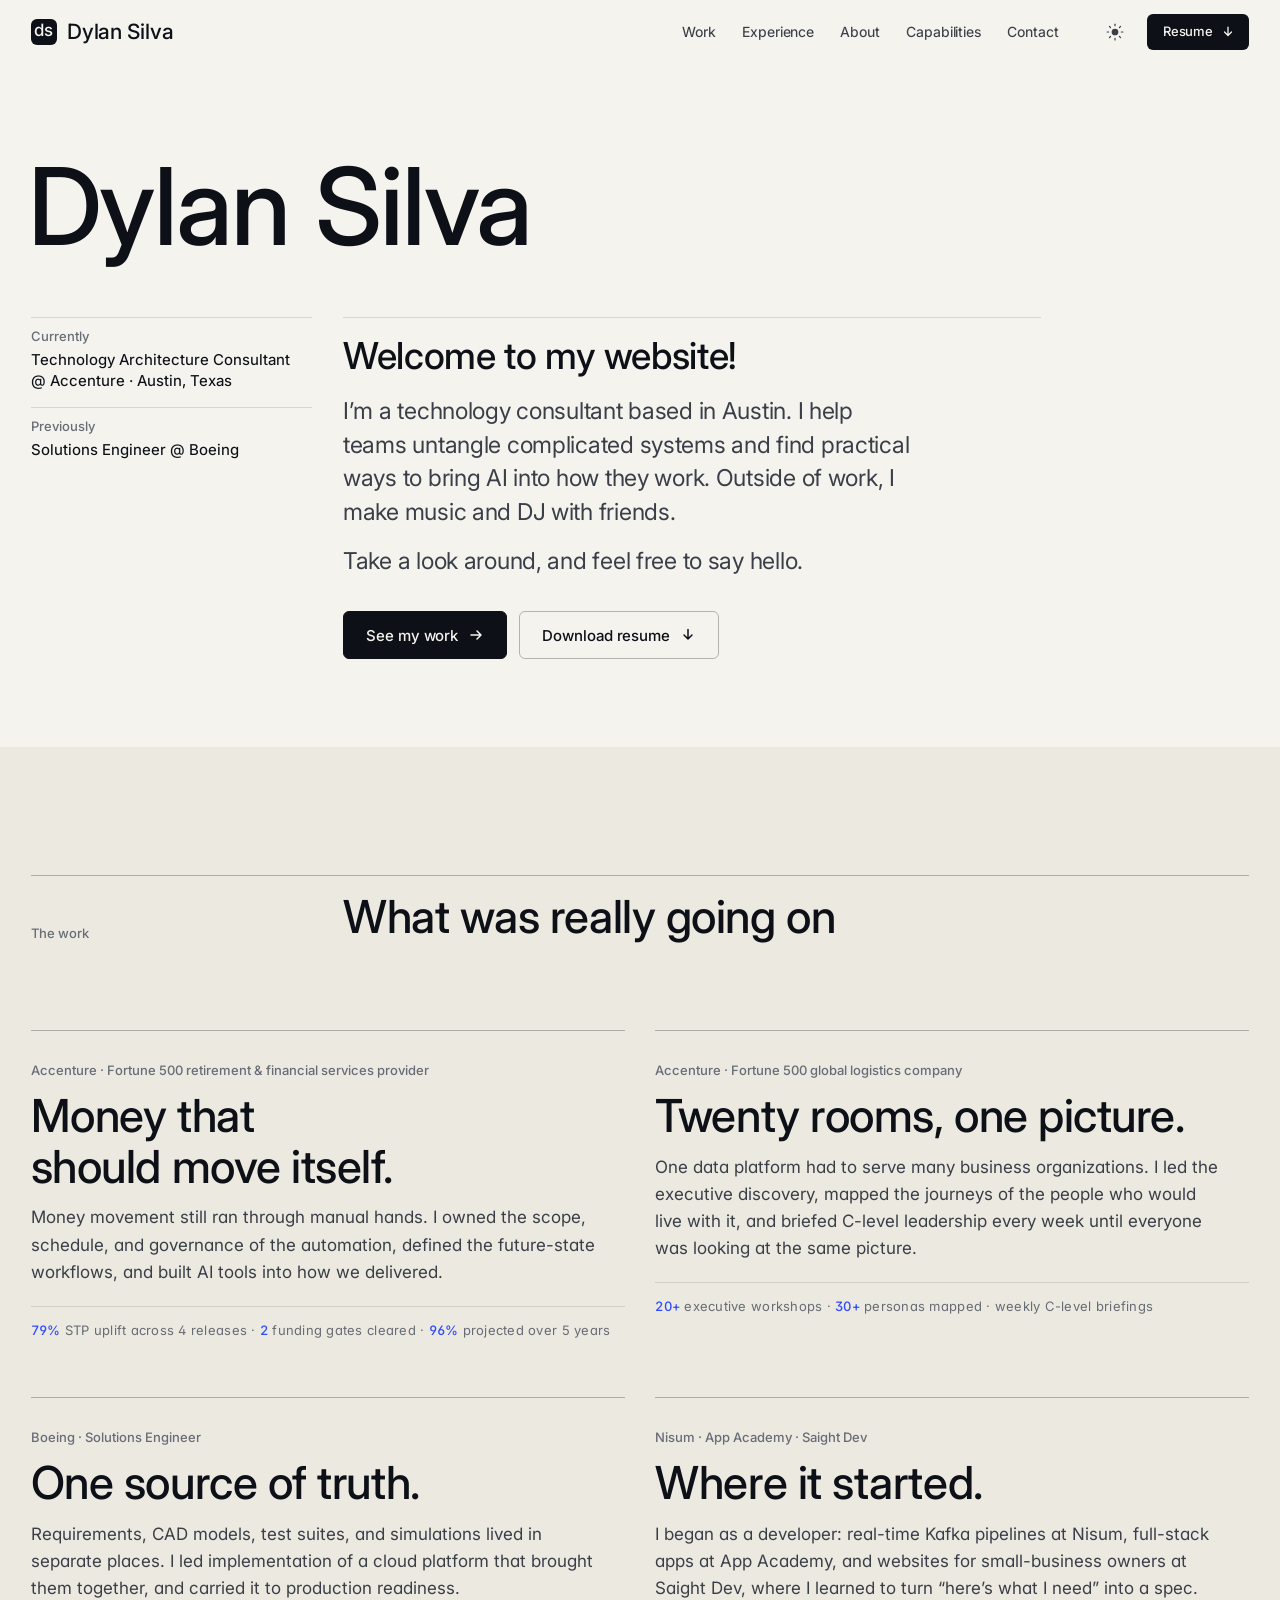
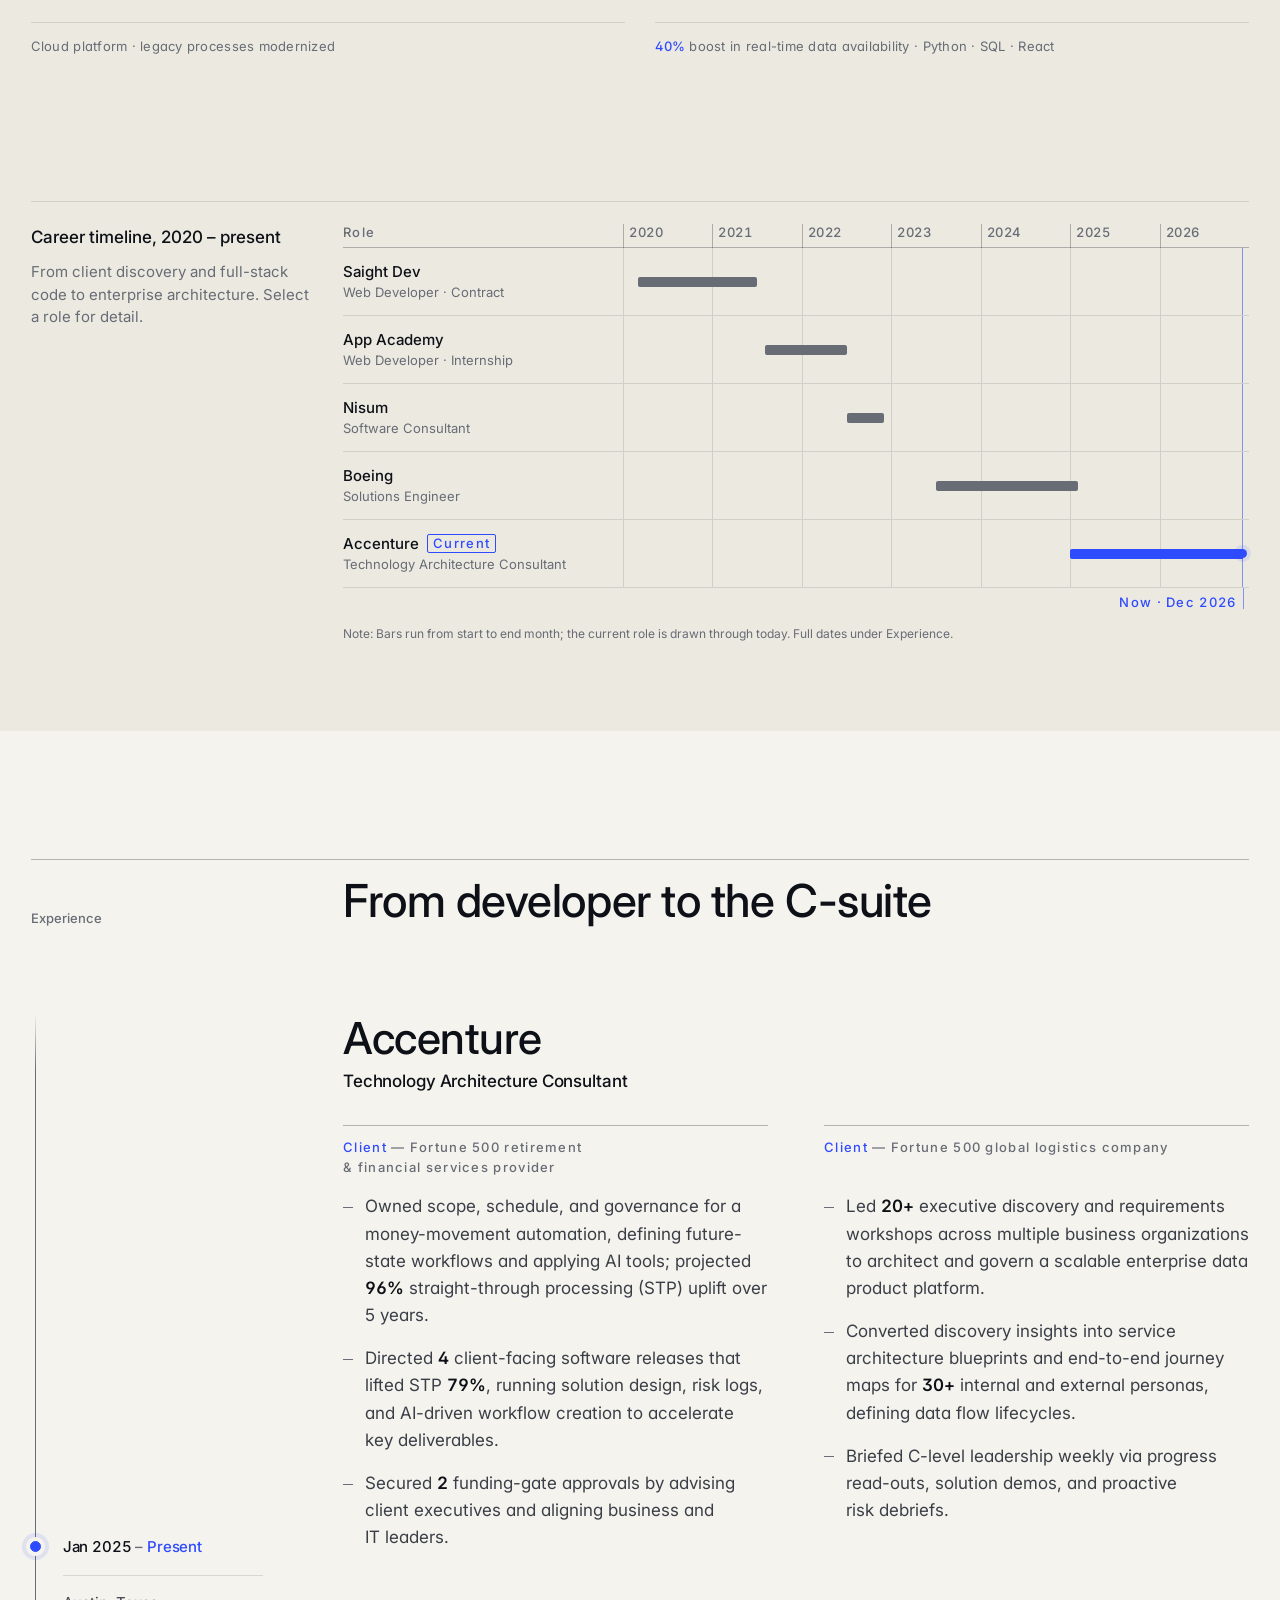
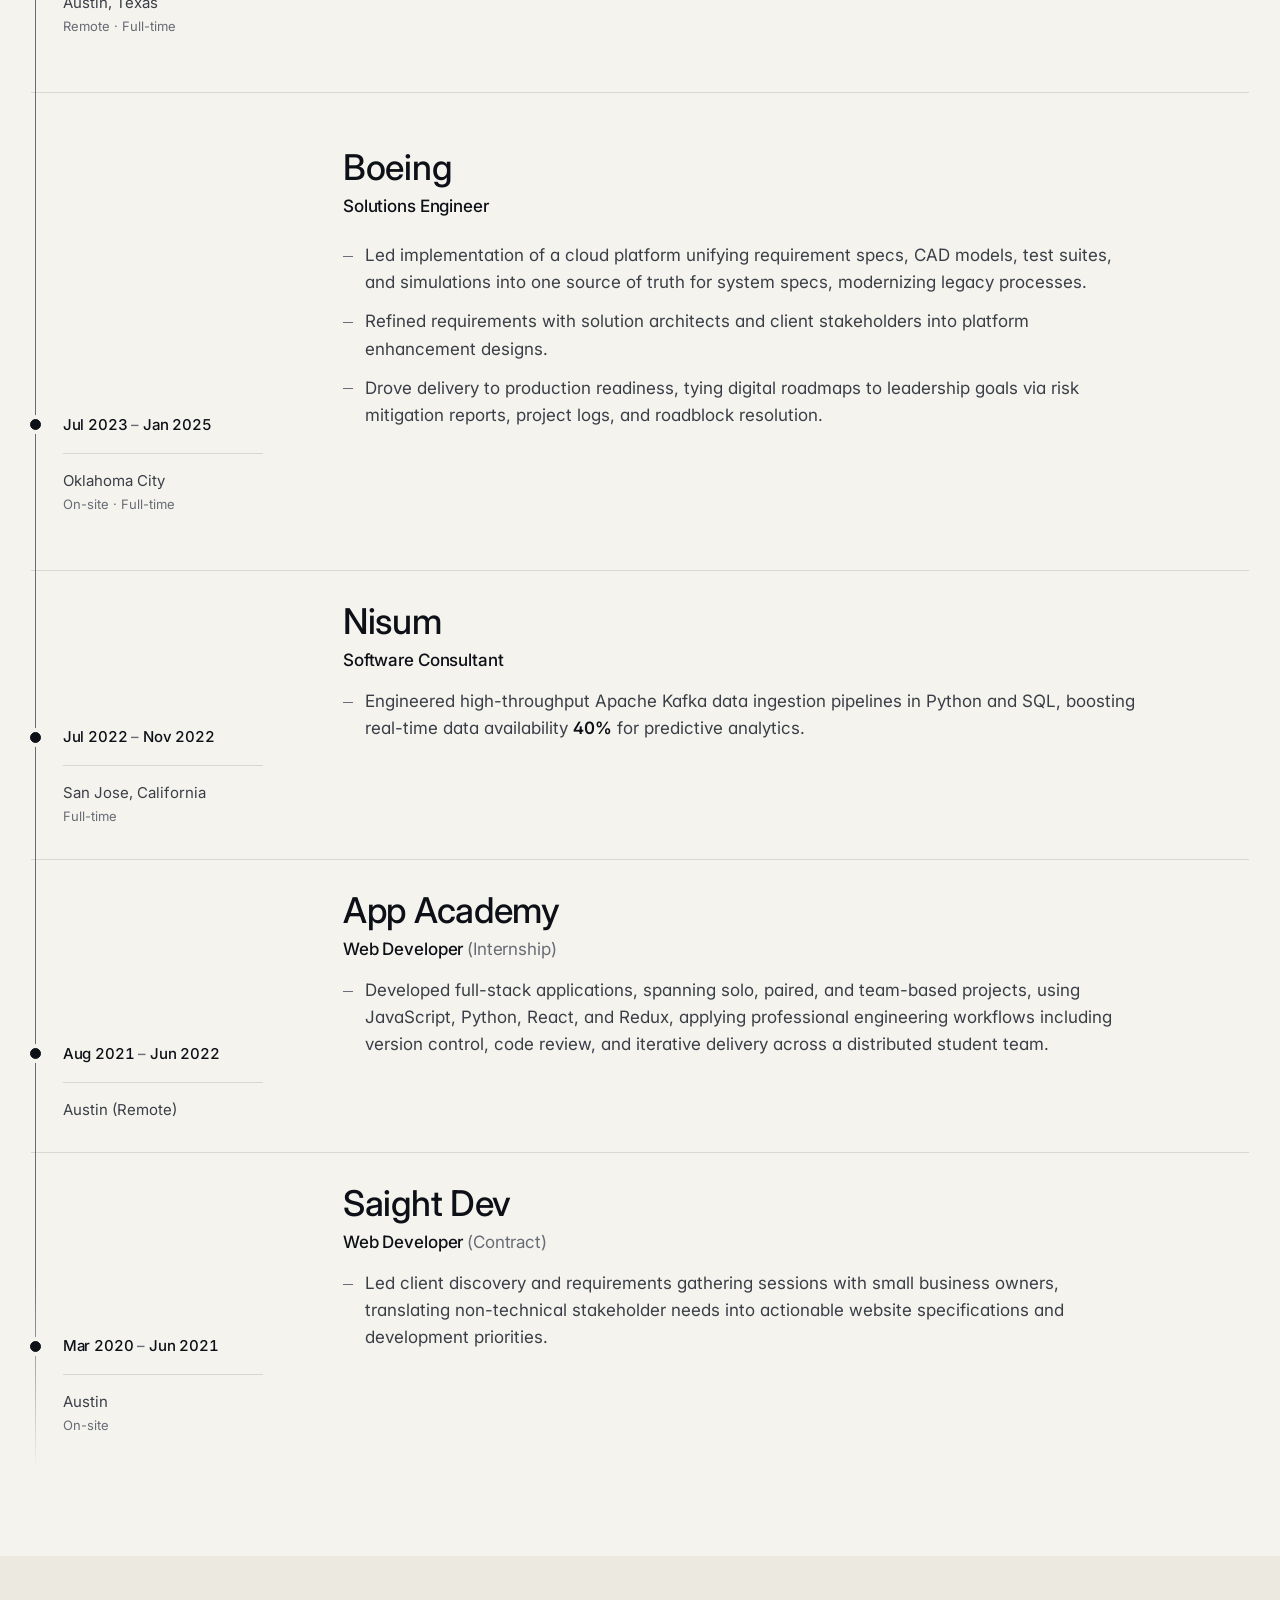
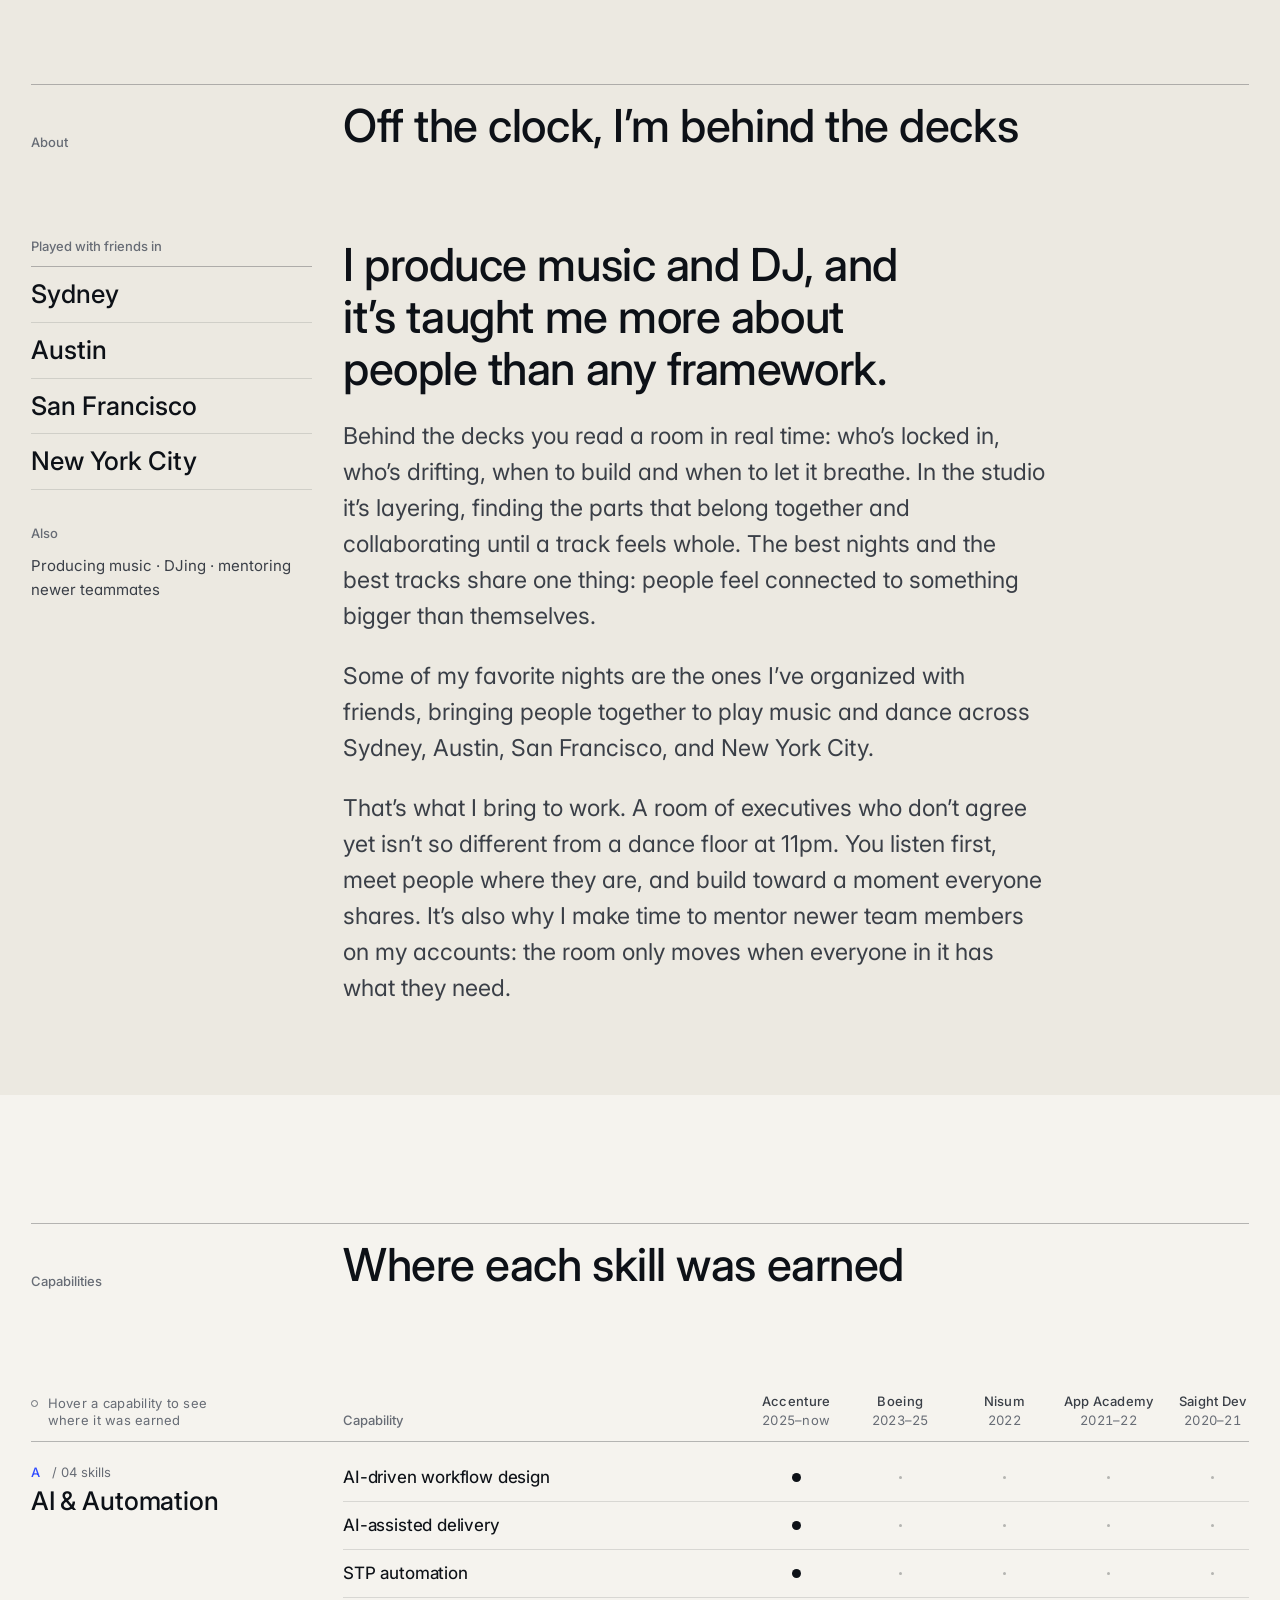
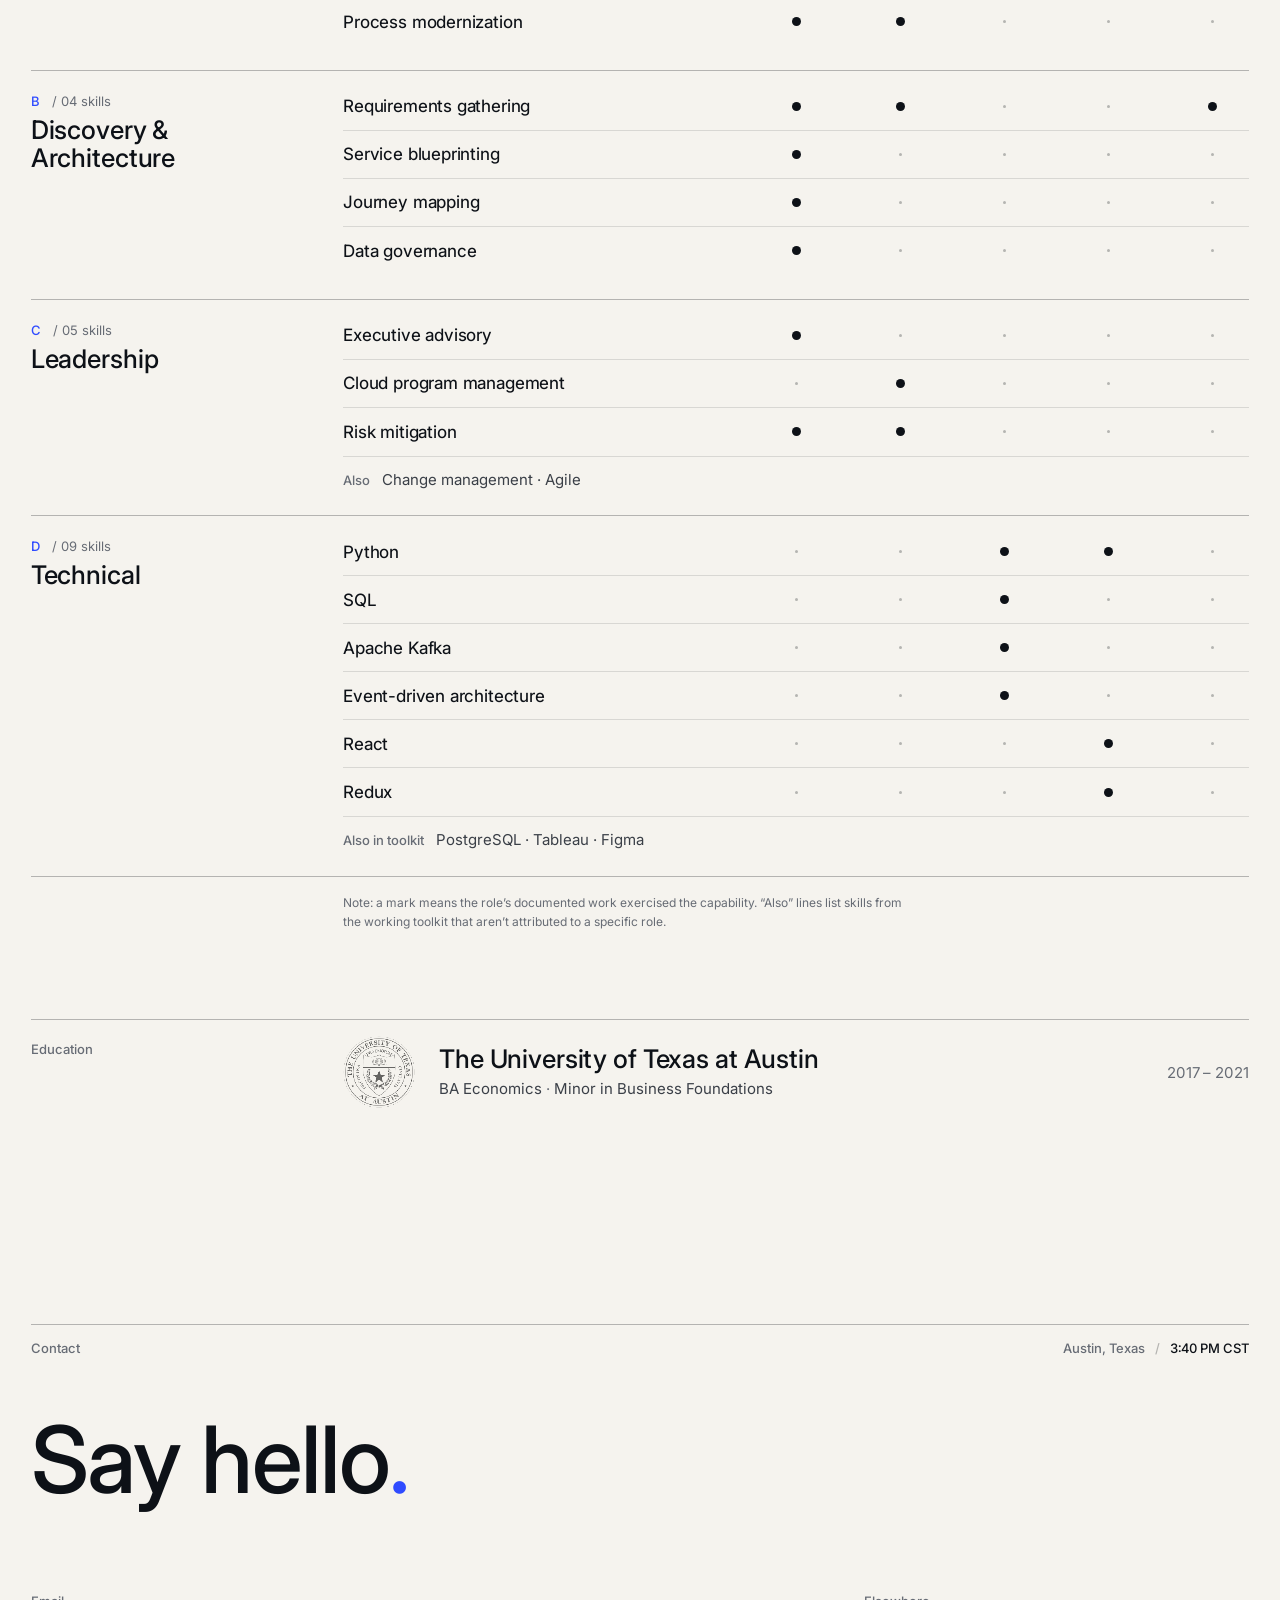
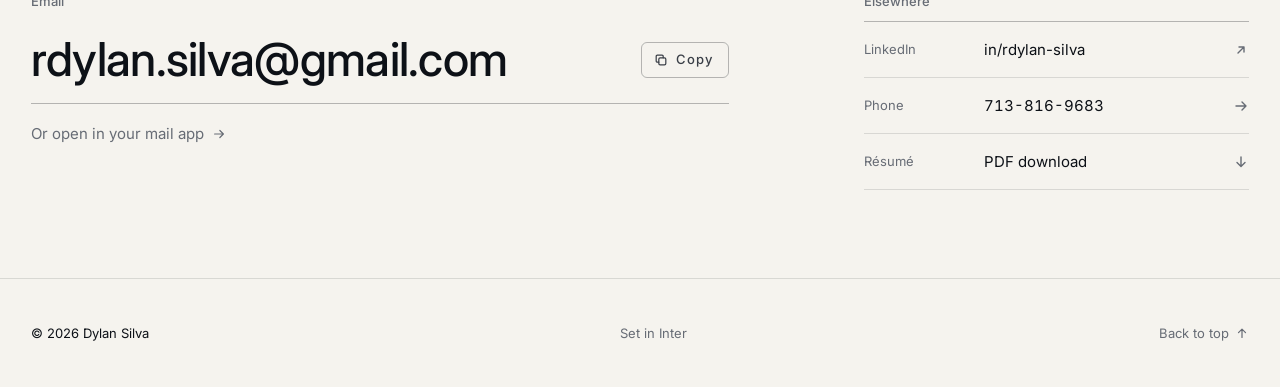
<file: index.html>
<!doctype html>
<html lang="en" class="no-js">
<head>
<meta charset="utf-8" />
<meta name="viewport" content="width=device-width, initial-scale=1, viewport-fit=cover" />
<title>Dylan Silva — AI Strategy &amp; Enterprise Automation</title>
<meta name="description" content="Dylan Silva, Technology Architecture Consultant at Accenture. I turn complex enterprise automation into shipped, funded releases, with AI-driven workflow design built into how I deliver." />
<meta name="author" content="Dylan Silva" />
<link rel="canonical" href="https://dylansilva.me/" />
<meta name="theme-color" content="#F5F3EE" media="(prefers-color-scheme: light)" />
<meta name="theme-color" content="#0B0E13" media="(prefers-color-scheme: dark)" />
<meta property="og:type" content="profile" />
<meta property="og:title" content="Dylan Silva — AI Strategy & Enterprise Automation" />
<meta property="og:description" content="Technology Architecture Consultant at Accenture. Enterprise automation, shipped and funded — with AI-driven workflow design built in." />
<meta property="og:url" content="https://dylansilva.me/" />
<meta property="og:image" content="https://dylansilva.me/assets/profile.jpg" />
<meta name="twitter:card" content="summary" />
<link rel="icon" href="data:image/svg+xml,%3Csvg xmlns='http://www.w3.org/2000/svg' viewBox='0 0 64 64'%3E%3Crect width='64' height='64' rx='14' fill='%230D1117'/%3E%3Ctext x='50%25' y='54%25' text-anchor='middle' dominant-baseline='middle' font-family='Georgia,serif' font-size='38' fill='%23F5F3EE'%3Eds%3C/text%3E%3C/svg%3E" />
<link rel="preconnect" href="https://fonts.googleapis.com" />
<link rel="preconnect" href="https://fonts.gstatic.com" crossorigin />
<link rel="stylesheet" href="https://fonts.googleapis.com/css2?family=Inter:opsz,wght@14..32,300..700&display=swap" />
<link rel="stylesheet" href="style.css" />
<script>
  /* Theme before paint: ?theme= (tooling) > saved choice > system. */
  (function () {
    var d = document.documentElement, t = null;
    try { t = new URLSearchParams(location.search).get('theme') || localStorage.getItem('theme'); } catch (e) {}
    if (t === 'light' || t === 'dark') d.setAttribute('data-theme', t);
  })();
</script>
<script type="application/ld+json">
{
  "@context": "https://schema.org",
  "@type": "Person",
  "name": "Dylan Silva",
  "url": "https://dylansilva.me/",
  "image": "https://dylansilva.me/assets/profile.jpg",
  "jobTitle": "Technology Architecture Consultant",
  "worksFor": { "@type": "Organization", "name": "Accenture" },
  "alumniOf": { "@type": "CollegeOrUniversity", "name": "The University of Texas at Austin" },
  "address": { "@type": "PostalAddress", "addressLocality": "Austin", "addressRegion": "TX", "addressCountry": "US" },
  "email": "mailto:rdylan.silva@gmail.com",
  "sameAs": ["https://www.linkedin.com/in/rdylan-silva"],
  "knowsAbout": ["AI strategy", "AI-driven workflow design", "Process automation", "Solution architecture", "Executive advisory", "Apache Kafka", "Python", "SQL"]
}
</script>

</head>
<body>
<a class="skip-link" href="#main">Skip to content</a>
<header class="nav" data-nav>
  <div class="nav__bar wrap">
    <a class="nav__brand" href="#hero" aria-label="Dylan Silva, back to top">
      <span class="nav__mark" aria-hidden="true">ds</span>
      <span class="nav__wordmark">Dylan Silva</span>
    </a>

    <nav class="nav__links" aria-label="Primary">
      <ul class="nav__list">
        <li><a class="nav__link" href="#impact" data-nav-link="impact">Work</a></li>
        <li><a class="nav__link" href="#experience" data-nav-link="experience">Experience</a></li>
        <li><a class="nav__link" href="#about" data-nav-link="about">About</a></li>
        <li><a class="nav__link" href="#capabilities" data-nav-link="capabilities">Capabilities</a></li>
        <li><a class="nav__link" href="#contact" data-nav-link="contact">Contact</a></li>
      </ul>
      <span class="nav__indicator" aria-hidden="true"></span>
    </nav>

    <div class="nav__actions">

      <button class="nav__icon-btn nav__theme" type="button" data-nav-theme aria-pressed="false" aria-label="Dark theme">
        <svg class="nav__theme-svg" viewBox="0 0 24 24" width="18" height="18" aria-hidden="true" focusable="false">
          <mask id="nav-moon-mask">
            <rect x="0" y="0" width="24" height="24" fill="#fff" />
            <circle class="nav__theme-cut" cx="20" cy="4" r="7" fill="#000" />
          </mask>
          <circle class="nav__theme-core" cx="12" cy="12" r="8" fill="currentColor" mask="url(#nav-moon-mask)" />
          <g class="nav__theme-rays" stroke="currentColor" stroke-width="1.6" stroke-linecap="round">
            <line x1="12" y1="1.5" x2="12" y2="3.5" /><line x1="12" y1="20.5" x2="12" y2="22.5" />
            <line x1="1.5" y1="12" x2="3.5" y2="12" /><line x1="20.5" y1="12" x2="22.5" y2="12" />
            <line x1="4.6" y1="4.6" x2="6" y2="6" /><line x1="18" y1="18" x2="19.4" y2="19.4" />
            <line x1="4.6" y1="19.4" x2="6" y2="18" /><line x1="18" y1="6" x2="19.4" y2="4.6" />
          </g>
        </svg>
      </button>

      <a class="nav__resume" href="assets/Dylan_Silva_Resume.pdf" download>
        Resume
        <svg viewBox="0 0 16 16" width="14" height="14" aria-hidden="true" focusable="false"><path d="M8 2.5v9M4 8l4 4 4-4" fill="none" stroke="currentColor" stroke-width="1.5" stroke-linecap="round" stroke-linejoin="round"/></svg>
      </a>

      <button class="nav__icon-btn nav__menu" type="button" data-nav-menu aria-expanded="false" aria-controls="nav-sheet" aria-label="Open menu">
        <span class="nav__menu-lines" aria-hidden="true"><span></span><span></span></span>
      </button>
    </div>
  </div>
  <div class="nav__progress" aria-hidden="true"><span class="nav__progress-bar"></span></div>
</header>

<div class="nav-sheet" id="nav-sheet" role="dialog" aria-modal="true" aria-label="Site menu" hidden data-nav-sheet>
  <div class="nav-sheet__inner wrap">
    <div class="nav-sheet__top">
      <span class="nav-sheet__eyebrow">Index</span>
      <button class="nav__icon-btn nav-sheet__close" type="button" data-nav-close aria-label="Close menu">
        <svg viewBox="0 0 24 24" width="20" height="20" aria-hidden="true" focusable="false"><path d="M6 6l12 12M18 6L6 18" stroke="currentColor" stroke-width="1.5" stroke-linecap="round"/></svg>
      </button>
    </div>
    <nav aria-label="Mobile">
      <ol class="nav-sheet__list">
        <li><a class="nav-sheet__link" href="#impact" data-nav-link="impact">Work</a></li>
        <li><a class="nav-sheet__link" href="#experience" data-nav-link="experience">Experience</a></li>
        <li><a class="nav-sheet__link" href="#about" data-nav-link="about">About</a></li>
        <li><a class="nav-sheet__link" href="#capabilities" data-nav-link="capabilities">Capabilities</a></li>
        <li><a class="nav-sheet__link" href="#contact" data-nav-link="contact">Contact</a></li>
      </ol>
    </nav>
    <div class="nav-sheet__foot">
      <button class="nav-sheet__action" type="button" data-nav-theme aria-pressed="false"><span>Dark theme</span><span class="nav-sheet__state" data-nav-theme-state>Off</span></button>
      <a class="nav-sheet__action" href="assets/Dylan_Silva_Resume.pdf" download><span>Download resume</span><span class="nav-sheet__state">PDF</span></a>
    </div>
  </div>
</div>

<main id="main">
<section id="hero" class="section hero" aria-labelledby="hero-title">
  <div class="wrap">
    <div class="hero__grid">
      <h1 id="hero-title" class="hero__name">
        <span class="hero__line"><span class="hero__line-in">Dylan</span></span>
        <span class="hero__line hero__line--2"><span class="hero__line-in">Silva</span></span>
      </h1>

      <dl class="hero__aside">
        <div class="hero__fact">
          <dt>Currently</dt>
          <dd>Technology Architecture Consultant @ Accenture · Austin, Texas</dd>
        </div>
        <div class="hero__fact">
          <dt>Previously</dt>
          <dd>Solutions Engineer @ Boeing</dd>
        </div>
      </dl>

      <div class="hero__copy">
        <p class="hero__position">Welcome to my website!</p>
        <p class="hero__lead">I’m a technology consultant based in Austin. I help teams untangle complicated systems and find practical ways to bring AI into how they work. Outside of work, I make music and DJ with friends.</p>
        <p class="hero__lead">Take a look around, and feel free to say hello.</p>
        <div class="hero__ctas">
          <a class="btn btn--primary" href="#impact">See my work
            <svg viewBox="0 0 16 16" aria-hidden="true" focusable="false"><path d="M3 8h10M9 4l4 4-4 4" fill="none" stroke="currentColor" stroke-width="1.5" stroke-linecap="round" stroke-linejoin="round"/></svg>
          </a>
          <a class="btn btn--ghost" href="assets/Dylan_Silva_Resume.pdf" download>Download resume
            <svg data-dir="down" viewBox="0 0 16 16" aria-hidden="true" focusable="false"><path d="M8 2.5v9M4 8l4 4 4-4" fill="none" stroke="currentColor" stroke-width="1.5" stroke-linecap="round" stroke-linejoin="round"/></svg>
          </a>
        </div>
      </div>
    </div>


  </div>
</section>

<section id="impact" class="section section--band impact" aria-labelledby="impact-title">
  <div class="wrap">
    <header class="section-head">
      <p class="section-head__index eyebrow">The work</p>
      <h2 id="impact-title" class="section-head__title">What was <em>really</em> going on</h2>
    </header>

    <ol class="work__stories" aria-label="Selected work">
      <li class="work__story reveal" style="--i:0">
        <p class="work__where eyebrow">Accenture · Fortune 500 retirement &amp; financial services provider</p>
        <h3 class="work__title">Money that should <em>move itself.</em></h3>
        <p class="work__body">Money movement still ran through manual hands. I owned the scope, schedule, and governance of the automation, defined the future-state workflows, and built AI tools into how we delivered.</p>
        <p class="work__proof mono"><span class="num">79%</span> STP uplift across 4 releases · <span class="num">2</span> funding gates cleared · <span class="num">96%</span> projected over 5 years</p>
      </li>
      <li class="work__story reveal" style="--i:1">
        <p class="work__where eyebrow">Accenture · Fortune 500 global logistics company</p>
        <h3 class="work__title">Twenty rooms, <em>one picture.</em></h3>
        <p class="work__body">One data platform had to serve many business organizations. I led the executive discovery, mapped the journeys of the people who would live with it, and briefed C-level leadership every week until everyone was looking at the same picture.</p>
        <p class="work__proof mono"><span class="num">20+</span> executive workshops · <span class="num">30+</span> personas mapped · weekly C-level briefings</p>
      </li>
      <li class="work__story reveal" style="--i:2">
        <p class="work__where eyebrow">Boeing · Solutions Engineer</p>
        <h3 class="work__title">One source <em>of truth.</em></h3>
        <p class="work__body">Requirements, CAD models, test suites, and simulations lived in separate places. I led implementation of a cloud platform that brought them together, and carried it to production readiness.</p>
        <p class="work__proof mono">Cloud platform · legacy processes modernized</p>
      </li>
      <li class="work__story reveal" style="--i:3">
        <p class="work__where eyebrow">Nisum · App Academy · Saight Dev</p>
        <h3 class="work__title">Where it <em>started.</em></h3>
        <p class="work__body">I began as a developer: real-time Kafka pipelines at Nisum, full-stack apps at App Academy, and websites for small-business owners at Saight Dev, where I learned to turn “here’s what I need” into a spec.</p>
        <p class="work__proof mono"><span class="num">40%</span> boost in real-time data availability · Python · SQL · React</p>
      </li>
    </ol>

    <!-- Exhibit Career timeline (overview; full dates live in Experience) -->
    <figure class="exhibit impact__ex reveal" aria-labelledby="impact-ex2-title">
      <figcaption class="impact__rail">
        <span id="impact-ex2-title" class="exhibit__title">Career timeline, 2020 – present</span>
        <span class="impact__caption">From client discovery and full-stack code to enterprise architecture. Select a role for detail.</span>
      </figcaption>
      <div class="impact__body">
        <div class="impact-tl" data-impact-tl style="--span:84; --now:82.03">
          <div class="impact-tl__head" aria-hidden="true">
            <span class="impact-tl__hcell">Role</span>
            <span class="impact-tl__axis" data-impact-axis>
              <span class="impact-tl__tick" style="--m:0">2020</span>
              <span class="impact-tl__tick" style="--m:12">2021</span>
              <span class="impact-tl__tick" style="--m:24">2022</span>
              <span class="impact-tl__tick" style="--m:36">2023</span>
              <span class="impact-tl__tick" style="--m:48">2024</span>
              <span class="impact-tl__tick" style="--m:60">2025</span>
              <span class="impact-tl__tick" style="--m:72">2026</span>
            </span>
          </div>
          <ol class="impact-tl__rows">
            <li>
              <a class="impact-tl__row" href="#xp-saight" data-id="saight" data-start="2020-03" data-end="2021-06" style="--a:2; --b:18">
                <span class="impact-tl__org">Saight Dev</span>
                <span class="impact-tl__role">Web Developer · Contract<span class="sr-only">, Mar 2020 to Jun 2021</span></span>
                <span class="impact-tl__track" aria-hidden="true"><span class="impact-tl__bar"></span></span>
              </a>
            </li>
            <li>
              <a class="impact-tl__row" href="#xp-appacademy" data-id="appacademy" data-start="2021-08" data-end="2022-06" style="--a:19; --b:30">
                <span class="impact-tl__org">App Academy</span>
                <span class="impact-tl__role">Web Developer · Internship<span class="sr-only">, Aug 2021 to Jun 2022</span></span>
                <span class="impact-tl__track" aria-hidden="true"><span class="impact-tl__bar"></span></span>
              </a>
            </li>
            <li>
              <a class="impact-tl__row" href="#xp-nisum" data-id="nisum" data-start="2022-07" data-end="2022-11" style="--a:30; --b:35">
                <span class="impact-tl__org">Nisum</span>
                <span class="impact-tl__role">Software Consultant<span class="sr-only">, Jul 2022 to Nov 2022</span></span>
                <span class="impact-tl__track" aria-hidden="true"><span class="impact-tl__bar"></span></span>
              </a>
            </li>
            <li>
              <a class="impact-tl__row" href="#xp-boeing" data-id="boeing" data-start="2023-07" data-end="2025-01" style="--a:42; --b:61">
                <span class="impact-tl__org">Boeing</span>
                <span class="impact-tl__role">Solutions Engineer<span class="sr-only">, Jul 2023 to Jan 2025</span></span>
                <span class="impact-tl__track" aria-hidden="true"><span class="impact-tl__bar"></span></span>
              </a>
            </li>
            <li>
              <a class="impact-tl__row impact-tl__row--current" href="#xp-accenture" data-id="accenture" data-start="2025-01" data-end="present" style="--a:60; --b:82.03">
                <span class="impact-tl__org">Accenture<span class="impact-tl__cur">Current</span></span>
                <span class="impact-tl__role">Technology Architecture Consultant<span class="sr-only">, Jan 2025 to present</span></span>
                <span class="impact-tl__track" aria-hidden="true"><span class="impact-tl__bar"></span></span>
              </a>
            </li>
          </ol>
          <div class="impact-tl__foot" aria-hidden="true">
            <span class="impact-tl__nowlabel">Now · <span data-impact-now>Nov 2026</span></span>
          </div>
        </div>
        <p class="exhibit__note">Note: Bars run from start to end month; the current role is drawn through today. Full dates under Experience.</p>
      </div>
    </figure>
  </div>
</section>

<section id="experience" class="section xp" aria-labelledby="experience-title">
  <div class="wrap">
    <header class="section-head xp__head">
      <p class="section-head__index eyebrow">Experience</p>
      <h2 id="experience-title" class="section-head__title">From developer to the <em>C-suite</em></h2>
    </header>

    <div class="xp__list">

      <!-- Accenture: hero role -->
      <article id="xp-accenture" data-xp="accenture" class="xp__role xp__role--lead reveal" aria-labelledby="xp-accenture-co">
        <span class="xp__rail" aria-hidden="true"><span class="xp__rail-fill"></span></span>
        <div class="xp__meta">
          <span class="xp__node xp__node--current" aria-hidden="true"></span>
          <p class="xp__dates"><time datetime="2025-01">Jan 2025</time><span class="xp__dash" aria-hidden="true"> – </span><span class="sr-only"> to </span><span class="xp__present">Present</span></p>
          <p class="xp__where">Austin, Texas</p>
          <p class="xp__type">Remote<span aria-hidden="true"> · </span><span class="sr-only">, </span>Full-time</p>
        </div>
        <div class="xp__body">
          <header class="xp__header">
            <h3 id="xp-accenture-co" class="xp__company">Accenture</h3>
            <p class="xp__title">Technology Architecture Consultant</p>
          </header>
          <div class="xp__clients">
            <section class="xp__client" aria-label="Client — Fortune 500 retirement &amp; financial services provider">
              <p class="xp__client-label"><span class="xp__client-key">Client</span> <span aria-hidden="true">—</span> Fortune 500 retirement &amp; financial services provider</p>
              <ul class="xp__bullets">
                <li>Owned scope, schedule, and governance for a money-movement automation, defining future-state workflows and applying AI tools; projected <span class="xp__num">96%</span> straight-through processing (STP) uplift over 5 years.</li>
                <li>Directed <span class="xp__num">4</span> client-facing software releases that lifted STP <span class="xp__num">79%</span>, running solution design, risk logs, and AI-driven workflow creation to accelerate key deliverables.</li>
                <li>Secured <span class="xp__num">2</span> funding-gate approvals by advising client executives and aligning business and IT leaders.</li>
              </ul>
            </section>
            <section class="xp__client" aria-label="Client — Fortune 500 global logistics company">
              <p class="xp__client-label"><span class="xp__client-key">Client</span> <span aria-hidden="true">—</span> Fortune 500 global logistics company</p>
              <ul class="xp__bullets">
                <li>Led <span class="xp__num">20+</span> executive discovery and requirements workshops across multiple business organizations to architect and govern a scalable enterprise data product platform.</li>
                <li>Converted discovery insights into service architecture blueprints and end-to-end journey maps for <span class="xp__num">30+</span> internal and external personas, defining data flow lifecycles.</li>
                <li>Briefed C-level leadership weekly via progress read-outs, solution demos, and proactive risk debriefs.</li>
              </ul>
            </section>
          </div>
        </div>
      </article>

      <!-- Boeing -->
      <article id="xp-boeing" data-xp="boeing" class="xp__role reveal" aria-labelledby="xp-boeing-co">
        <span class="xp__rail" aria-hidden="true"><span class="xp__rail-fill"></span></span>
        <div class="xp__meta">
          <span class="xp__node" aria-hidden="true"></span>
          <p class="xp__dates"><time datetime="2023-07">Jul 2023</time><span class="xp__dash" aria-hidden="true"> – </span><span class="sr-only"> to </span><time datetime="2025-01">Jan 2025</time></p>
          <p class="xp__where">Oklahoma City</p>
          <p class="xp__type">On-site<span aria-hidden="true"> · </span><span class="sr-only">, </span>Full-time</p>
        </div>
        <div class="xp__body">
          <header class="xp__header">
            <h3 id="xp-boeing-co" class="xp__company">Boeing</h3>
            <p class="xp__title">Solutions Engineer</p>
          </header>
          <ul class="xp__bullets">
            <li>Led implementation of a cloud platform unifying requirement specs, CAD models, test suites, and simulations into one source of truth for system specs, modernizing legacy processes.</li>
            <li>Refined requirements with solution architects and client stakeholders into platform enhancement designs.</li>
            <li>Drove delivery to production readiness, tying digital roadmaps to leadership goals via risk mitigation reports, project logs, and roadblock resolution.</li>
          </ul>
        </div>
      </article>

      <!-- Nisum -->
      <article id="xp-nisum" data-xp="nisum" class="xp__role xp__role--compact reveal" aria-labelledby="xp-nisum-co">
        <span class="xp__rail" aria-hidden="true"><span class="xp__rail-fill"></span></span>
        <div class="xp__meta">
          <span class="xp__node" aria-hidden="true"></span>
          <p class="xp__dates"><time datetime="2022-07">Jul 2022</time><span class="xp__dash" aria-hidden="true"> – </span><span class="sr-only"> to </span><time datetime="2022-11">Nov 2022</time></p>
          <p class="xp__where">San Jose, California</p>
          <p class="xp__type">Full-time</p>
        </div>
        <div class="xp__body">
          <header class="xp__header">
            <h3 id="xp-nisum-co" class="xp__company">Nisum</h3>
            <p class="xp__title">Software Consultant</p>
          </header>
          <ul class="xp__bullets">
            <li>Engineered high-throughput Apache Kafka data ingestion pipelines in Python and SQL, boosting real-time data availability <span class="xp__num">40%</span> for predictive analytics.</li>
          </ul>
        </div>
      </article>

      <!-- App Academy -->
      <article id="xp-appacademy" data-xp="appacademy" class="xp__role xp__role--compact reveal" aria-labelledby="xp-appacademy-co">
        <span class="xp__rail" aria-hidden="true"><span class="xp__rail-fill"></span></span>
        <div class="xp__meta">
          <span class="xp__node" aria-hidden="true"></span>
          <p class="xp__dates"><time datetime="2021-08">Aug 2021</time><span class="xp__dash" aria-hidden="true"> – </span><span class="sr-only"> to </span><time datetime="2022-06">Jun 2022</time></p>
          <p class="xp__where">Austin (Remote)</p>
        </div>
        <div class="xp__body">
          <header class="xp__header">
            <h3 id="xp-appacademy-co" class="xp__company">App Academy</h3>
            <p class="xp__title">Web Developer <span class="xp__qual">(Internship)</span></p>
          </header>
          <ul class="xp__bullets">
            <li>Developed full-stack applications, spanning solo, paired, and team-based projects, using JavaScript, Python, React, and Redux, applying professional engineering workflows including version control, code review, and iterative delivery across a distributed student team.</li>
          </ul>
        </div>
      </article>

      <!-- Saight Dev -->
      <article id="xp-saight" data-xp="saight" class="xp__role xp__role--compact xp__role--last reveal" aria-labelledby="xp-saight-co">
        <span class="xp__rail" aria-hidden="true"><span class="xp__rail-fill"></span></span>
        <div class="xp__meta">
          <span class="xp__node" aria-hidden="true"></span>
          <p class="xp__dates"><time datetime="2020-03">Mar 2020</time><span class="xp__dash" aria-hidden="true"> – </span><span class="sr-only"> to </span><time datetime="2021-06">Jun 2021</time></p>
          <p class="xp__where">Austin</p>
          <p class="xp__type">On-site</p>
        </div>
        <div class="xp__body">
          <header class="xp__header">
            <h3 id="xp-saight-co" class="xp__company">Saight Dev</h3>
            <p class="xp__title">Web Developer <span class="xp__qual">(Contract)</span></p>
          </header>
          <ul class="xp__bullets">
            <li>Led client discovery and requirements gathering sessions with small business owners, translating non-technical stakeholder needs into actionable website specifications and development priorities.</li>
          </ul>
        </div>
      </article>

    </div>
  </div>
</section>

<section id="about" class="section section--band about" aria-labelledby="about-title">
  <div class="wrap">
    <header class="section-head">
      <p class="section-head__index eyebrow">About</p>
      <h2 id="about-title" class="section-head__title">Off the clock, <em>I’m behind the decks</em></h2>
    </header>
    <div class="about__grid">
      <aside class="about__aside reveal">
        <p class="eyebrow">Played with friends in</p>
        <ul class="about__cities">
          <li>Sydney</li><li>Austin</li><li>San Francisco</li><li>New York City</li>
        </ul>
        <p class="eyebrow about__aside-label">Also</p>
        <p class="about__aside-text">Producing music · DJing · mentoring newer teammates</p>
      </aside>
      <div class="about__body">
        <p class="about__lead reveal">I produce music and DJ, and it’s taught me more about people than any framework.</p>
        <p class="reveal">Behind the decks you read a room in real time: who’s locked in, who’s drifting, when to build and when to let it breathe. In the studio it’s layering, finding the parts that belong together and collaborating until a track feels whole. The best nights and the best tracks share one thing: people feel connected to something bigger than themselves.</p>
        <p class="reveal">Some of my favorite nights are the ones I’ve organized with friends, bringing people together to play music and dance across Sydney, Austin, San Francisco, and New York City.</p>
        <p class="reveal">That’s what I bring to work. A room of executives who don’t agree yet isn’t so different from a dance floor at 11pm. You listen first, meet people where they are, and build toward a moment everyone shares. It’s also why I make time to mentor newer team members on my accounts: the room only moves when everyone in it has what they need.</p>
      </div>
    </div>
  </div>
</section>

<section id="capabilities" class="section cap" aria-labelledby="capabilities-title">
  <div class="wrap">
    <header class="section-head">
      <p class="section-head__index eyebrow">Capabilities</p>
      <h2 id="capabilities-title" class="section-head__title">Where each skill was <em>earned</em></h2>
    </header>
    <div class="cap__matrix" data-cap-matrix>
      <div class="cap__head">
        <p class="cap__readout" aria-hidden="true"><span class="cap__readout-dot"></span><span class="cap__readout-text" data-cap-readout-text>Hover a capability to see where it was earned</span></p>
        <p class="cap__legend" aria-hidden="true"><span><b>ACN</b> Accenture</span> <span><b>BOE</b> Boeing</span> <span><b>NSM</b> Nisum</span> <span><b>AAC</b> App Academy</span> <span><b>SDV</b> Saight Dev</span></p>
        <div class="cap__cols" aria-hidden="true">
          <span class="cap__colhead cap__colhead--skill">Capability</span>
          <span class="cap__colhead" data-cap-col="accenture"><span class="cap__colname">Accenture</span><span class="cap__colabbr">ACN</span><span class="cap__colyear num">2025–now</span></span>
          <span class="cap__colhead" data-cap-col="boeing"><span class="cap__colname">Boeing</span><span class="cap__colabbr">BOE</span><span class="cap__colyear num">2023–25</span></span>
          <span class="cap__colhead" data-cap-col="nisum"><span class="cap__colname">Nisum</span><span class="cap__colabbr">NSM</span><span class="cap__colyear num">2022</span></span>
          <span class="cap__colhead" data-cap-col="appacademy"><span class="cap__colname">App Academy</span><span class="cap__colabbr">AAC</span><span class="cap__colyear num">2021–22</span></span>
          <span class="cap__colhead" data-cap-col="saight"><span class="cap__colname">Saight Dev</span><span class="cap__colabbr">SDV</span><span class="cap__colyear num">2020–21</span></span>
        </div>
      </div>
      <div class="cap__group" role="group" aria-labelledby="cap-g-ai">
        <h3 class="cap__gname" id="cap-g-ai"><span class="cap__gidx" aria-hidden="true">A</span><span class="cap__gcount num" aria-hidden="true">04</span><span class="cap__gtitle">AI &amp; Automation</span></h3>
        <ul class="cap__rows">
          <li class="cap__row"><button type="button" class="cap__skill" data-evidence="accenture">AI-driven workflow design<span class="sr-only"> — evidenced at Accenture</span></button><span class="cap__cells" aria-hidden="true"><span class="cap__cell" data-on data-cap-col="accenture"></span><span class="cap__cell" data-cap-col="boeing"></span><span class="cap__cell" data-cap-col="nisum"></span><span class="cap__cell" data-cap-col="appacademy"></span><span class="cap__cell" data-cap-col="saight"></span></span></li>
          <li class="cap__row"><button type="button" class="cap__skill" data-evidence="accenture">AI-assisted delivery<span class="sr-only"> — evidenced at Accenture</span></button><span class="cap__cells" aria-hidden="true"><span class="cap__cell" data-on data-cap-col="accenture"></span><span class="cap__cell" data-cap-col="boeing"></span><span class="cap__cell" data-cap-col="nisum"></span><span class="cap__cell" data-cap-col="appacademy"></span><span class="cap__cell" data-cap-col="saight"></span></span></li>
          <li class="cap__row"><button type="button" class="cap__skill" data-evidence="accenture">STP automation<span class="sr-only"> — evidenced at Accenture</span></button><span class="cap__cells" aria-hidden="true"><span class="cap__cell" data-on data-cap-col="accenture"></span><span class="cap__cell" data-cap-col="boeing"></span><span class="cap__cell" data-cap-col="nisum"></span><span class="cap__cell" data-cap-col="appacademy"></span><span class="cap__cell" data-cap-col="saight"></span></span></li>
          <li class="cap__row"><button type="button" class="cap__skill" data-evidence="accenture boeing">Process modernization<span class="sr-only"> — evidenced at Accenture, Boeing</span></button><span class="cap__cells" aria-hidden="true"><span class="cap__cell" data-on data-cap-col="accenture"></span><span class="cap__cell" data-on data-cap-col="boeing"></span><span class="cap__cell" data-cap-col="nisum"></span><span class="cap__cell" data-cap-col="appacademy"></span><span class="cap__cell" data-cap-col="saight"></span></span></li>
        </ul>
      </div>
      <div class="cap__group" role="group" aria-labelledby="cap-g-discovery">
        <h3 class="cap__gname" id="cap-g-discovery"><span class="cap__gidx" aria-hidden="true">B</span><span class="cap__gcount num" aria-hidden="true">04</span><span class="cap__gtitle">Discovery &amp; Architecture</span></h3>
        <ul class="cap__rows">
          <li class="cap__row"><button type="button" class="cap__skill" data-evidence="accenture boeing saight">Requirements gathering<span class="sr-only"> — evidenced at Accenture, Boeing, Saight Dev</span></button><span class="cap__cells" aria-hidden="true"><span class="cap__cell" data-on data-cap-col="accenture"></span><span class="cap__cell" data-on data-cap-col="boeing"></span><span class="cap__cell" data-cap-col="nisum"></span><span class="cap__cell" data-cap-col="appacademy"></span><span class="cap__cell" data-on data-cap-col="saight"></span></span></li>
          <li class="cap__row"><button type="button" class="cap__skill" data-evidence="accenture">Service blueprinting<span class="sr-only"> — evidenced at Accenture</span></button><span class="cap__cells" aria-hidden="true"><span class="cap__cell" data-on data-cap-col="accenture"></span><span class="cap__cell" data-cap-col="boeing"></span><span class="cap__cell" data-cap-col="nisum"></span><span class="cap__cell" data-cap-col="appacademy"></span><span class="cap__cell" data-cap-col="saight"></span></span></li>
          <li class="cap__row"><button type="button" class="cap__skill" data-evidence="accenture">Journey mapping<span class="sr-only"> — evidenced at Accenture</span></button><span class="cap__cells" aria-hidden="true"><span class="cap__cell" data-on data-cap-col="accenture"></span><span class="cap__cell" data-cap-col="boeing"></span><span class="cap__cell" data-cap-col="nisum"></span><span class="cap__cell" data-cap-col="appacademy"></span><span class="cap__cell" data-cap-col="saight"></span></span></li>
          <li class="cap__row"><button type="button" class="cap__skill" data-evidence="accenture">Data governance<span class="sr-only"> — evidenced at Accenture</span></button><span class="cap__cells" aria-hidden="true"><span class="cap__cell" data-on data-cap-col="accenture"></span><span class="cap__cell" data-cap-col="boeing"></span><span class="cap__cell" data-cap-col="nisum"></span><span class="cap__cell" data-cap-col="appacademy"></span><span class="cap__cell" data-cap-col="saight"></span></span></li>
        </ul>
      </div>
      <div class="cap__group" role="group" aria-labelledby="cap-g-leadership">
        <h3 class="cap__gname" id="cap-g-leadership"><span class="cap__gidx" aria-hidden="true">C</span><span class="cap__gcount num" aria-hidden="true">05</span><span class="cap__gtitle">Leadership</span></h3>
        <ul class="cap__rows">
          <li class="cap__row"><button type="button" class="cap__skill" data-evidence="accenture">Executive advisory<span class="sr-only"> — evidenced at Accenture</span></button><span class="cap__cells" aria-hidden="true"><span class="cap__cell" data-on data-cap-col="accenture"></span><span class="cap__cell" data-cap-col="boeing"></span><span class="cap__cell" data-cap-col="nisum"></span><span class="cap__cell" data-cap-col="appacademy"></span><span class="cap__cell" data-cap-col="saight"></span></span></li>
          <li class="cap__row"><button type="button" class="cap__skill" data-evidence="boeing">Cloud program management<span class="sr-only"> — evidenced at Boeing</span></button><span class="cap__cells" aria-hidden="true"><span class="cap__cell" data-cap-col="accenture"></span><span class="cap__cell" data-on data-cap-col="boeing"></span><span class="cap__cell" data-cap-col="nisum"></span><span class="cap__cell" data-cap-col="appacademy"></span><span class="cap__cell" data-cap-col="saight"></span></span></li>
          <li class="cap__row"><button type="button" class="cap__skill" data-evidence="accenture boeing">Risk mitigation<span class="sr-only"> — evidenced at Accenture, Boeing</span></button><span class="cap__cells" aria-hidden="true"><span class="cap__cell" data-on data-cap-col="accenture"></span><span class="cap__cell" data-on data-cap-col="boeing"></span><span class="cap__cell" data-cap-col="nisum"></span><span class="cap__cell" data-cap-col="appacademy"></span><span class="cap__cell" data-cap-col="saight"></span></span></li>
          <li class="cap__also"><span class="cap__also-label">Also</span> <span class="cap__also-list">Change management · Agile</span></li>
        </ul>
      </div>
      <div class="cap__group" role="group" aria-labelledby="cap-g-technical">
        <h3 class="cap__gname" id="cap-g-technical"><span class="cap__gidx" aria-hidden="true">D</span><span class="cap__gcount num" aria-hidden="true">09</span><span class="cap__gtitle">Technical</span></h3>
        <ul class="cap__rows">
          <li class="cap__row"><button type="button" class="cap__skill" data-evidence="nisum appacademy">Python<span class="sr-only"> — evidenced at Nisum, App Academy</span></button><span class="cap__cells" aria-hidden="true"><span class="cap__cell" data-cap-col="accenture"></span><span class="cap__cell" data-cap-col="boeing"></span><span class="cap__cell" data-on data-cap-col="nisum"></span><span class="cap__cell" data-on data-cap-col="appacademy"></span><span class="cap__cell" data-cap-col="saight"></span></span></li>
          <li class="cap__row"><button type="button" class="cap__skill" data-evidence="nisum">SQL<span class="sr-only"> — evidenced at Nisum</span></button><span class="cap__cells" aria-hidden="true"><span class="cap__cell" data-cap-col="accenture"></span><span class="cap__cell" data-cap-col="boeing"></span><span class="cap__cell" data-on data-cap-col="nisum"></span><span class="cap__cell" data-cap-col="appacademy"></span><span class="cap__cell" data-cap-col="saight"></span></span></li>
          <li class="cap__row"><button type="button" class="cap__skill" data-evidence="nisum">Apache Kafka<span class="sr-only"> — evidenced at Nisum</span></button><span class="cap__cells" aria-hidden="true"><span class="cap__cell" data-cap-col="accenture"></span><span class="cap__cell" data-cap-col="boeing"></span><span class="cap__cell" data-on data-cap-col="nisum"></span><span class="cap__cell" data-cap-col="appacademy"></span><span class="cap__cell" data-cap-col="saight"></span></span></li>
          <li class="cap__row"><button type="button" class="cap__skill" data-evidence="nisum">Event-driven architecture<span class="sr-only"> — evidenced at Nisum</span></button><span class="cap__cells" aria-hidden="true"><span class="cap__cell" data-cap-col="accenture"></span><span class="cap__cell" data-cap-col="boeing"></span><span class="cap__cell" data-on data-cap-col="nisum"></span><span class="cap__cell" data-cap-col="appacademy"></span><span class="cap__cell" data-cap-col="saight"></span></span></li>
          <li class="cap__row"><button type="button" class="cap__skill" data-evidence="appacademy">React<span class="sr-only"> — evidenced at App Academy</span></button><span class="cap__cells" aria-hidden="true"><span class="cap__cell" data-cap-col="accenture"></span><span class="cap__cell" data-cap-col="boeing"></span><span class="cap__cell" data-cap-col="nisum"></span><span class="cap__cell" data-on data-cap-col="appacademy"></span><span class="cap__cell" data-cap-col="saight"></span></span></li>
          <li class="cap__row"><button type="button" class="cap__skill" data-evidence="appacademy">Redux<span class="sr-only"> — evidenced at App Academy</span></button><span class="cap__cells" aria-hidden="true"><span class="cap__cell" data-cap-col="accenture"></span><span class="cap__cell" data-cap-col="boeing"></span><span class="cap__cell" data-cap-col="nisum"></span><span class="cap__cell" data-on data-cap-col="appacademy"></span><span class="cap__cell" data-cap-col="saight"></span></span></li>
          <li class="cap__also"><span class="cap__also-label">Also in toolkit</span> <span class="cap__also-list">PostgreSQL · Tableau · Figma</span></li>
        </ul>
      </div>
      <p class="cap__note">Note: a mark means the role&rsquo;s documented work exercised the capability. &ldquo;Also&rdquo; lines list skills from the working toolkit that aren&rsquo;t attributed to a specific role.</p>
    </div>

    <div class="cap__edu" role="group" aria-labelledby="cap-edu-title">
      <p class="cap__edu-label eyebrow" id="cap-edu-title">Education</p>
      <div class="cap__edu-body">
        <span class="cap__edu-seal"><img src="assets/ut-logo.png" width="225" height="225" alt="Seal of The University of Texas at Austin" loading="lazy" decoding="async" /></span>
        <div class="cap__edu-text">
          <h3 class="cap__edu-school">The University of Texas at Austin</h3>
          <p class="cap__edu-degree"><span>BA Economics</span><span class="cap__edu-sep" aria-hidden="true"> · </span><span class="cap__edu-minor">Minor in Business Foundations</span></p>
        </div>
        <p class="cap__edu-years num"><time datetime="2017">2017</time>&thinsp;–&thinsp;<time datetime="2021">2021</time></p>
      </div>
    </div>
  </div>
</section>

<section id="contact" class="section contact" aria-labelledby="contact-title">
  <div class="wrap">
    <div class="section-head contact__head">
      <p class="section-head__index eyebrow">Contact</p>
      <p class="contact__clock" data-contact-clock>
        <span class="contact__clock-place">Austin, Texas</span>
        <span class="contact__clock-sep" aria-hidden="true">/</span>
        <span class="contact__clock-time"><span class="sr-only">Local time </span><time data-contact-time>Central Time</time></span>
      </p>
    </div>

    <h2 id="contact-title" class="contact__title">Say hello<span class="contact__stop">.</span></h2>

    <div class="contact__body">
      <div class="contact__primary">
        <p class="contact__label" id="contact-email-label">Email</p>
        <button class="contact__email" type="button" data-contact-copy="rdylan.silva@gmail.com"
                aria-label="Copy email address rdylan.silva@gmail.com to clipboard">
          <span class="contact__email-addr">rdylan.silva<wbr />@gmail.com</span>
          <span class="contact__chip" aria-hidden="true">
            <svg class="contact__chip-icon contact__chip-icon--copy" viewBox="0 0 16 16" fill="none" stroke="currentColor" stroke-width="1.4" stroke-linecap="round" stroke-linejoin="round"><rect x="5.5" y="5.5" width="8" height="8" rx="1.5"/><path d="M10.5 5.5V3.75A1.25 1.25 0 0 0 9.25 2.5h-5.5A1.25 1.25 0 0 0 2.5 3.75v5.5A1.25 1.25 0 0 0 3.75 10.5H5.5"/></svg>
            <svg class="contact__chip-icon contact__chip-icon--done" viewBox="0 0 16 16" fill="none" stroke="currentColor" stroke-width="1.6" stroke-linecap="round" stroke-linejoin="round"><path d="M3 8.5l3.2 3L13 4.5"/></svg>
            <span class="contact__chip-text" data-contact-chip>Copy</span>
          </span>
        </button>
        <a class="contact__mailto" href="mailto:rdylan.silva@gmail.com">
          Or open in your mail app
          <svg viewBox="0 0 16 16" fill="none" stroke="currentColor" stroke-width="1.4" stroke-linecap="round" stroke-linejoin="round" aria-hidden="true"><path d="M3 8h10M9 4l4 4-4 4"/></svg>
        </a>
      </div>

      <div class="contact__elsewhere">
      <p class="contact__label" id="contact-links-label">Elsewhere</p>
      <ul class="contact__links" aria-labelledby="contact-links-label">
        <li>
          <a class="contact__row" href="https://www.linkedin.com/in/rdylan-silva" target="_blank" rel="noopener noreferrer">
            <span class="contact__row-key">LinkedIn</span>
            <span class="contact__row-val">in/rdylan-silva<span class="sr-only"> (opens in a new tab)</span></span>
            <svg class="contact__row-arrow" viewBox="0 0 16 16" fill="none" stroke="currentColor" stroke-width="1.4" stroke-linecap="round" stroke-linejoin="round" aria-hidden="true"><path d="M5 11l6-6M6 5h5v5"/></svg>
          </a>
        </li>
        <li>
          <a class="contact__row" href="tel:+17138169683">
            <span class="contact__row-key">Phone</span>
            <span class="contact__row-val num">713-816-9683</span>
            <svg class="contact__row-arrow" viewBox="0 0 16 16" fill="none" stroke="currentColor" stroke-width="1.4" stroke-linecap="round" stroke-linejoin="round" aria-hidden="true"><path d="M3 8h10M9 4l4 4-4 4"/></svg>
          </a>
        </li>
        <li>
          <a class="contact__row" href="assets/Dylan_Silva_Resume.pdf" download>
            <span class="contact__row-key">Résumé</span>
            <span class="contact__row-val">PDF download</span>
            <svg class="contact__row-arrow contact__row-arrow--down" viewBox="0 0 16 16" fill="none" stroke="currentColor" stroke-width="1.4" stroke-linecap="round" stroke-linejoin="round" aria-hidden="true"><path d="M8 3v9M4 8.5l4 4 4-4"/></svg>
          </a>
        </li>
      </ul>
      </div>
    </div>

    <!-- Print-only resume masthead (print.css moves #contact to the top of the printed page) -->
    <div class="contact__print" aria-hidden="true">
      <p class="contact__print-name">Dylan Silva</p>
      <p class="contact__print-role">AI Strategy &amp; Enterprise Automation · Technology Architecture Consultant @ Accenture</p>
      <p class="contact__print-lead">I turn complex enterprise automation into shipped, funded releases, and I build AI-driven workflow design into how I deliver.</p>
      <p class="contact__print-line">Austin, Texas · rdylan.silva@gmail.com · 713-816-9683 · linkedin.com/in/rdylan-silva</p>
    </div>
  </div>

  <div class="contact__toast" role="status" aria-live="polite" aria-atomic="true" data-contact-toast></div>
</section>

</main>
<footer class="footer">
  <div class="wrap footer__inner">
    <p class="footer__item footer__item--copy">© <span data-footer-year>2026</span> Dylan Silva</p>
    <p class="footer__item">Set in Inter</p>
    <a class="footer__item footer__top" href="#main" data-footer-top>
      Back to top
      <svg viewBox="0 0 16 16" fill="none" stroke="currentColor" stroke-width="1.4" stroke-linecap="round" stroke-linejoin="round" aria-hidden="true"><path d="M8 13V4M4 7.5l4-4 4 4"/></svg>
    </a>
  </div>
</footer>

<script src="js/core.js" defer></script>
<script src="js/nav.js" defer></script>
<script src="js/hero.js" defer></script>
<script src="js/impact.js" defer></script>
<script src="js/experience.js" defer></script>
<script src="js/capabilities.js" defer></script>
<script src="js/contact.js" defer></script>
</body>
</html>
</file>
<file: style.css>
/* ---- tokens.css ---- */
/* ==========================================================================
   Tokens — "The Brief"
   ========================================================================== */
:root {
  color-scheme: light;
  --paper: #F5F3EE;
  --paper-2: #ECE9E1;
  --ink: #0D1117;
  --ink-2: #3A3F47;
  --ink-3: #676C75;
  --rule: rgba(13, 17, 23, .12);
  --rule-strong: rgba(13, 17, 23, .28);
  --accent: #2F4BFF;
  --accent-ink: #FFFFFF;
  --accent-soft: rgba(47, 75, 255, .10);
  --data-2: #9AA6FF;
  --hl: rgba(47, 75, 255, .14);
  --shadow-1: 0 1px 2px rgba(13,17,23,.06), 0 8px 24px -12px rgba(13,17,23,.18);

  --f-display: "Inter", ui-sans-serif, system-ui, -apple-system, "Segoe UI", sans-serif;
  --f-sans: "Inter", ui-sans-serif, system-ui, -apple-system, "Segoe UI", sans-serif;
  --f-mono: "Inter", ui-sans-serif, system-ui, -apple-system, "Segoe UI", sans-serif;

  --t-hero: clamp(3rem, 2rem + 5vw, 6.5rem);
  --t-h1: clamp(2.4rem, 1.6rem + 3vw, 4.25rem);
  --t-h2: clamp(1.9rem, 1.4rem + 1.8vw, 3rem);
  --t-h3: clamp(1.3rem, 1.1rem + .7vw, 1.6rem);
  --t-lead: clamp(1.15rem, 1rem + .6vw, 1.45rem);
  --t-body: 1.0625rem;
  --t-small: .9375rem;
  --t-micro: .8125rem;

  --s-1: 4px; --s-2: 8px; --s-3: 12px; --s-4: 16px; --s-5: 24px;
  --s-6: 32px; --s-7: clamp(40px, 5vw, 56px); --s-8: clamp(56px, 7vw, 88px);
  --s-9: clamp(80px, 10vw, 136px); --s-10: clamp(112px, 14vw, 192px);
  --r-1: 4px; --r-2: 10px;
  --gutter: clamp(16px, 2.4vw, 32px);
  --wrap: 1240px;
  --nav-h: 64px;

  --ease-out: cubic-bezier(.16, 1, .3, 1);
  --ease-in-out: cubic-bezier(.65, 0, .35, 1);
  --dur-1: 160ms; --dur-2: 320ms; --dur-3: 600ms;
}

@media (prefers-color-scheme: dark) {
  :root:not([data-theme="light"]) {
    color-scheme: dark;
    --paper: #0B0E13; --paper-2: #11151C;
    --ink: #F2F0EA; --ink-2: #C4C7CE; --ink-3: #8D939C;
    --rule: rgba(242, 240, 234, .12); --rule-strong: rgba(242, 240, 234, .3);
    --accent: #7C8CFF; --accent-ink: #0B0E13; --accent-soft: rgba(124, 140, 255, .14);
    --data-2: #3B4699; --hl: rgba(124, 140, 255, .18);
    --shadow-1: 0 1px 2px rgba(0,0,0,.4), 0 12px 32px -12px rgba(0,0,0,.6);
  }
}
:root[data-theme="dark"] {
  color-scheme: dark;
  --paper: #0B0E13; --paper-2: #11151C;
  --ink: #F2F0EA; --ink-2: #C4C7CE; --ink-3: #8D939C;
  --rule: rgba(242, 240, 234, .12); --rule-strong: rgba(242, 240, 234, .3);
  --accent: #7C8CFF; --accent-ink: #0B0E13; --accent-soft: rgba(124, 140, 255, .14);
  --data-2: #3B4699; --hl: rgba(124, 140, 255, .18);
  --shadow-1: 0 1px 2px rgba(0,0,0,.4), 0 12px 32px -12px rgba(0,0,0,.6);
}

/* ---- base.css ---- */
/* ==========================================================================
   Base + shared components
   ========================================================================== */
*, *::before, *::after { box-sizing: border-box; }
* { margin: 0; }
html { -webkit-text-size-adjust: 100%; text-size-adjust: 100%; scroll-padding-top: calc(var(--nav-h) + 16px); }
@media (prefers-reduced-motion: no-preference) { html { scroll-behavior: smooth; } }
body {
  background: var(--paper);
  color: var(--ink-2);
  font: 400 var(--t-body)/1.6 var(--f-sans);
  font-feature-settings: "ss01", "cv11";
  -webkit-font-smoothing: antialiased;
  -moz-osx-font-smoothing: grayscale;
  text-rendering: optimizeLegibility;
  overflow-x: clip;
  transition: background-color var(--dur-2) var(--ease-out), color var(--dur-2) var(--ease-out);
}
img, svg { display: block; max-width: 100%; }
a { color: inherit; text-decoration: none; }
ul, ol { list-style: none; padding: 0; }
em, i { font-style: normal; }
button { font: inherit; color: inherit; background: none; border: 0; cursor: pointer; }
h1, h2, h3, h4 { color: var(--ink); font-weight: 400; text-wrap: balance; }
p, li { text-wrap: pretty; }
::selection { background: var(--accent); color: var(--accent-ink); }
:focus-visible { outline: 2px solid var(--accent); outline-offset: 3px; border-radius: 2px; }

.skip-link {
  position: fixed; top: 12px; left: 12px; z-index: 1000;
  padding: 10px 14px; background: var(--ink); color: var(--paper);
  font: 500 var(--t-small)/1 var(--f-sans); border-radius: var(--r-1);
  transform: translateY(-160%); transition: transform var(--dur-2) var(--ease-out);
}
.skip-link:focus { transform: none; }
.sr-only { position: absolute; width: 1px; height: 1px; padding: 0; margin: -1px; overflow: hidden; clip: rect(0 0 0 0); white-space: nowrap; border: 0; }

/* Layout */
.wrap { width: min(100% - 2 * max(16px, var(--gutter)), var(--wrap)); margin-inline: auto; }
.grid { display: grid; grid-template-columns: repeat(12, minmax(0, 1fr)); column-gap: var(--gutter); }

/* Type helpers */
.display { font-family: var(--f-display); font-weight: 400; letter-spacing: -.005em; line-height: 1.05; color: var(--ink); }
.display em, .display i { font-style: normal; }
.eyebrow {
  font: 500 var(--t-micro)/1.2 var(--f-mono);
  letter-spacing: 0; text-transform: none; color: var(--ink-3);
}
.num { font-variant-numeric: tabular-nums lining-nums; }
.mono { font-family: var(--f-mono); }

/* Sections */
.section { padding-block: var(--s-9) var(--s-8); position: relative; }
.section--band { background: var(--paper-2); }
.section-head {
  display: grid; grid-template-columns: repeat(12, minmax(0, 1fr)); column-gap: var(--gutter);
  align-items: end; padding-top: var(--s-4); border-top: 1px solid var(--rule-strong);
  margin-bottom: var(--s-8);
}
.section-head__index { grid-column: 1 / span 3; }
.section-head__title { grid-column: 4 / -1; font: 500 var(--t-h2)/1.1 var(--f-display); letter-spacing: -.01em; color: var(--ink); }
.section-head__title em { font-style: normal; }
@media (max-width: 720px) {
  .section-head { grid-template-columns: 1fr; row-gap: var(--s-4); }
  .section-head__index, .section-head__title { grid-column: 1 / -1; }
}

/* Exhibit */
.exhibit { display: flex; flex-direction: column; gap: var(--s-4); }
.exhibit__label { font: 500 var(--t-micro)/1 var(--f-mono); letter-spacing: 0; text-transform: none; color: var(--accent); }
.exhibit__title { font: 500 1.0625rem/1.35 var(--f-sans); color: var(--ink); text-wrap: balance; }
.exhibit__note { font: 400 .75rem/1.5 var(--f-mono); color: var(--ink-3); border-top: 1px solid var(--rule); padding-top: var(--s-3); }

/* Buttons & links */
.btn {
  --_bg: transparent; --_fg: var(--ink); --_bd: var(--rule-strong);
  display: inline-flex; align-items: center; gap: 10px; min-height: 48px; padding: 0 22px;
  border: 1px solid var(--_bd); border-radius: 6px; background: var(--_bg); color: var(--_fg);
  font: 500 var(--t-small)/1 var(--f-sans); letter-spacing: -.005em;
  transition: background-color var(--dur-1) var(--ease-out), color var(--dur-1) var(--ease-out),
              border-color var(--dur-1) var(--ease-out), transform var(--dur-1) var(--ease-out);
}
.btn:hover { --_bd: var(--ink); }
.btn:active { transform: translateY(1px); }
.btn--primary { --_bg: var(--ink); --_fg: var(--paper); --_bd: var(--ink); }
.btn--primary:hover { --_bg: var(--accent); --_bd: var(--accent); --_fg: var(--accent-ink); }
.btn svg { width: 16px; height: 16px; transition: transform var(--dur-2) var(--ease-out); }
.btn:hover svg { transform: translateX(3px); }
.btn--ghost:hover svg[data-dir="down"] { transform: translateY(2px); }

.link-arrow { display: inline-flex; align-items: center; gap: 6px; color: var(--ink); border-bottom: 1px solid var(--rule-strong); padding-bottom: 2px; transition: border-color var(--dur-1) var(--ease-out), color var(--dur-1) var(--ease-out); }
.link-arrow:hover { color: var(--accent); border-color: var(--accent); }

/* Reveal */
.reveal { opacity: 0; transform: translateY(16px); transition: opacity var(--dur-3) var(--ease-out), transform var(--dur-3) var(--ease-out); transition-delay: calc(var(--i, 0) * 70ms); }
.reveal[data-inview] { opacity: 1; transform: none; }
@media (prefers-reduced-motion: reduce) {
  .reveal { opacity: 1; transform: none; transition: none; }
  *, *::before, *::after { animation-duration: .001ms !important; animation-iteration-count: 1 !important; transition-duration: .001ms !important; }
}
/* Capture mode: final states, no motion (used for screenshots/critique) */
html.capture *, html.capture *::before, html.capture *::after { animation: none !important; transition: none !important; }
html.capture .reveal { opacity: 1 !important; transform: none !important; }
html.no-js .reveal { opacity: 1; transform: none; }

/* ---- nav.css ---- */
/* ==========================================================================
   00 — Nav
   ========================================================================== */
.nav {
  position: sticky; top: 0; z-index: 50;
  height: var(--nav-h);
  background: color-mix(in srgb, var(--paper) 0%, transparent);
  border-bottom: 1px solid transparent;
  transition: background-color var(--dur-2) var(--ease-out), border-color var(--dur-2) var(--ease-out);
}
.nav[data-scrolled] {
  background: var(--paper);
  border-bottom-color: var(--rule);
}
@supports not ((backdrop-filter: blur(1px)) or (-webkit-backdrop-filter: blur(1px))) {
  .nav[data-scrolled] { background: var(--paper); }
}

.nav__bar {
  height: 100%;
  display: flex; align-items: center; gap: var(--s-5);
}

/* Brand */
.nav__brand {
  display: inline-flex; align-items: center; gap: 10px;
  min-height: 44px; margin-right: auto;
  color: var(--ink);
}
.nav__mark {
  display: grid; place-items: center;
  width: 26px; height: 26px; border-radius: 6px;
  background: var(--ink); color: var(--paper);
  font: 500 17px/1 var(--f-display);
  padding-bottom: 2px;
  transition: background-color var(--dur-1) var(--ease-out);
}
.nav__brand:hover .nav__mark { background: var(--accent); color: var(--accent-ink); }
.nav__wordmark { font: 500 21px/1 var(--f-display); letter-spacing: -.005em; white-space: nowrap; }

/* Links */
.nav__links { position: relative; }
.nav__list { display: flex; align-items: center; gap: 2px; }
.nav__link {
  position: relative;
  display: inline-flex; align-items: baseline; gap: 6px;
  padding: 12px 12px;
  font: 450 14px/1 var(--f-sans); letter-spacing: -.005em;
  color: var(--ink-2);
  transition: color var(--dur-1) var(--ease-out);
}
.nav__link:hover, .nav__link[aria-current="true"] { color: var(--ink); }
.nav__idx {
  font: 500 var(--t-micro)/1 var(--f-mono); letter-spacing: .04em;
  color: var(--ink-3);
  font-variant-numeric: tabular-nums;
  transition: color var(--dur-1) var(--ease-out);
}
.nav__link[aria-current="true"] .nav__idx { color: var(--accent); }
.nav__indicator {
  position: absolute; left: 0; bottom: 4px;
  height: 1px; width: var(--nav-ind-w, 0px);
  background: var(--ink);
  transform: translateX(var(--nav-ind-x, 0px));
  opacity: var(--nav-ind-o, 0);
  transition: transform var(--dur-2) var(--ease-out), width var(--dur-2) var(--ease-out), opacity var(--dur-2) var(--ease-out);
}

/* Actions */
.nav__actions { display: flex; align-items: center; gap: var(--s-2); }

.nav__cmd {
  display: inline-flex; align-items: center; gap: 10px;
  height: 36px; padding: 0 6px 0 12px;
  border: 1px solid var(--rule); border-radius: 6px;
  font: 450 13px/1 var(--f-sans); color: var(--ink-3);
  transition: border-color var(--dur-1) var(--ease-out), color var(--dur-1) var(--ease-out);
}
.nav__cmd:hover { border-color: var(--rule-strong); color: var(--ink); }
.nav__kbd {
  display: inline-grid; place-items: center;
  min-width: 34px; height: 24px; padding: 0 7px;
  border-radius: 6px; background: var(--paper-2);
  font: 500 var(--t-micro)/1 var(--f-mono); letter-spacing: .02em; color: var(--ink-2);
  white-space: nowrap;
}

.nav__icon-btn {
  display: inline-grid; place-items: center;
  width: 40px; height: 40px; border-radius: 6px;
  color: var(--ink-2);
  transition: background-color var(--dur-1) var(--ease-out), color var(--dur-1) var(--ease-out);
}
.nav__icon-btn:hover { background: var(--paper-2); color: var(--ink); }

/* Theme toggle: sun ⇄ moon morph (shows current theme) */
.nav__theme-svg { overflow: visible; }
.nav__theme-core { transform-origin: 12px 12px; transform: scale(.56); transition: transform var(--dur-3) var(--ease-out); }
.nav__theme-cut { transform: translate(8px, -8px); transition: transform var(--dur-3) var(--ease-out); }
.nav__theme-rays { transform-origin: 12px 12px; transition: transform var(--dur-3) var(--ease-out), opacity var(--dur-2) var(--ease-out); }
.nav__theme[aria-pressed="true"] .nav__theme-core { transform: scale(1); }
.nav__theme[aria-pressed="true"] .nav__theme-cut { transform: translate(-3px, 3px); }
.nav__theme[aria-pressed="true"] .nav__theme-rays { transform: rotate(-60deg) scale(.4); opacity: 0; }

.nav__resume {
  display: inline-flex; align-items: center; gap: 8px;
  height: 36px; padding: 0 14px 0 16px; margin-left: var(--s-1);
  border-radius: 6px; background: var(--ink); color: var(--paper);
  font: 500 13px/1 var(--f-sans); letter-spacing: -.005em;
  transition: background-color var(--dur-1) var(--ease-out), color var(--dur-1) var(--ease-out);
}
.nav__resume:hover { background: var(--accent); color: var(--accent-ink); }
.nav__resume svg { flex: none; transition: transform var(--dur-2) var(--ease-out); }
.nav__resume:hover svg { transform: translateY(2px); }

.nav__menu { display: none; }
.nav__menu-lines { position: relative; width: 18px; height: 8px; }
.nav__menu-lines > span {
  position: absolute; left: 0; right: 0; height: 1.5px; border-radius: 1px; background: currentColor;
  transition: transform var(--dur-2) var(--ease-out);
}
.nav__menu-lines > span:first-child { top: 0; }
.nav__menu-lines > span:last-child { bottom: 0; }

/* Scroll progress hairline */
.nav__progress { position: absolute; left: 0; right: 0; bottom: -1px; height: 1px; pointer-events: none; }
.nav__progress-bar {
  display: block; height: 100%; background: var(--accent);
  transform-origin: 0 50%; transform: scaleX(var(--nav-p, 0));
}
@supports (animation-timeline: scroll()) {
  .nav__progress-bar { animation: nav-progress linear both; animation-timeline: scroll(root block); }
  @keyframes nav-progress { from { transform: scaleX(0); } to { transform: scaleX(1); } }
}

/* ---- Mobile sheet ---- */
.nav-sheet {
  position: fixed; inset: 0; z-index: 60;
  background: var(--paper);
  overflow-y: auto; overscroll-behavior: contain;
  padding-bottom: env(safe-area-inset-bottom);
}
.nav-sheet[hidden] { display: none; }
.nav-sheet__inner { min-height: 100%; display: flex; flex-direction: column; }
.nav-sheet__top {
  height: var(--nav-h); display: flex; align-items: center; justify-content: space-between;
  border-bottom: 1px solid var(--rule);
}
.nav-sheet__eyebrow { font: 500 var(--t-micro)/1 var(--f-mono); letter-spacing: 0; text-transform: none; color: var(--ink-3); }
.nav-sheet__close { width: 44px; height: 44px; margin-right: -10px; }
.nav-sheet__list { padding-block: var(--s-5); }
.nav-sheet__list > li { border-bottom: 1px solid var(--rule); }
.nav-sheet__link {
  display: flex; align-items: baseline; gap: var(--s-4);
  padding: 18px 0;
  font: 500 clamp(2.25rem, 1.5rem + 4vw, 3rem)/1 var(--f-display); letter-spacing: -.01em;
  color: var(--ink);
}
.nav-sheet__link[aria-current="true"] { font-style: normal; }
.nav-sheet__idx { width: 2.2em; font: 500 var(--t-micro)/1 var(--f-mono); letter-spacing: 0; color: var(--ink-3); transform: translateY(-.9em); }
.nav-sheet__link[aria-current="true"] .nav-sheet__idx { color: var(--accent); }
.nav-sheet__foot { margin-top: auto; padding-block: var(--s-5) var(--s-6); display: grid; gap: var(--s-2); }
.nav-sheet__action {
  display: flex; align-items: center; justify-content: space-between;
  min-height: 52px; padding: 0 var(--s-4);
  border: 1px solid var(--rule); border-radius: var(--r-2);
  font: 450 var(--t-small)/1 var(--f-sans); color: var(--ink); text-align: left; width: 100%;
}
.nav-sheet__state { font: 500 var(--t-micro)/1 var(--f-mono); letter-spacing: 0; text-transform: none; color: var(--ink-3); }

@media (prefers-reduced-motion: no-preference) {
  .nav-sheet[data-open] { animation: nav-sheet-in var(--dur-2) var(--ease-out) both; }
  .nav-sheet[data-open] .nav-sheet__list > li { animation: nav-sheet-item var(--dur-3) var(--ease-out) both; }
  .nav-sheet[data-open] .nav-sheet__list > li:nth-child(2) { animation-delay: 40ms; }
  .nav-sheet[data-open] .nav-sheet__list > li:nth-child(3) { animation-delay: 80ms; }
  .nav-sheet[data-open] .nav-sheet__list > li:nth-child(4) { animation-delay: 120ms; }
  @keyframes nav-sheet-in { from { opacity: 0; } }
  @keyframes nav-sheet-item { from { opacity: 0; transform: translateY(12px); } }
}

/* ---- Breakpoints ---- */
@media (max-width: 1023px) {
  .nav__cmd-label { display: none; }
  .nav__cmd { padding: 0; height: 40px; border-color: transparent; }
  .nav__cmd:hover .nav__kbd { background: var(--rule); }
  .nav__link { padding-inline: 9px; }
  .nav__idx { display: none; }
  .nav__bar { gap: var(--s-3); }
}
@media (max-width: 759px) {
  .nav__links, .nav__cmd, .nav__resume { display: none; }
  .nav__menu { display: inline-grid; }
  .nav__icon-btn { width: 44px; height: 44px; }
  .nav__actions { gap: 0; margin-right: -10px; }
}

@media print { .nav, .nav-sheet { display: none !important; } }

/* ---- hero.css ---- */
/* ==========================================================================
   01 — Hero
   ========================================================================== */
.hero {
  --hero-name: clamp(3.25rem, 1.5rem + 6.5vw, 7.5rem);
  padding-block: var(--s-6) var(--s-8);
}
.hero__defs { position: absolute; width: 0; height: 0; overflow: hidden; }

/* Meta strip */
.hero__meta {
  display: grid; grid-template-columns: repeat(12, minmax(0, 1fr)); column-gap: var(--gutter);
  padding-block: var(--s-3);
  border-bottom: 1px solid var(--rule);
}
.hero__meta-item {
  font: 500 var(--t-micro)/1.2 var(--f-mono); letter-spacing: 0; text-transform: none;
  color: var(--ink-3); white-space: nowrap;
}
.hero__meta-item:first-child { grid-column: 1 / -1; }

/* Main grid */
.hero__grid {
  display: grid; grid-template-columns: repeat(12, minmax(0, 1fr)); column-gap: var(--gutter);
  grid-template-areas:
    "name name name name name name name name name name name name"
    "asid asid asid copy copy copy copy copy copy copy . .";
  grid-template-rows: auto 1fr;
  padding-top: var(--s-7);
}
.hero__name {
  grid-area: name;
  font: 500 var(--hero-name)/1.02 var(--f-display);
  letter-spacing: -.02em;
  color: var(--ink);
  margin-left: -.03em; /* optical: pull the D stem onto the grid line */
}
.hero__line { display: inline-block; vertical-align: top; overflow: clip; padding-bottom: .1em; margin-bottom: -.1em; }
.hero__line-in { display: inline-block; }
.hero__line + .hero__line { margin-left: .02em; }
.hero__name em { font-style: normal; letter-spacing: -.02em; padding-right: .06em; }

/* Aside facts */
.hero__aside {
  grid-area: asid; align-self: start;
  display: grid; gap: var(--s-4);
  margin-top: var(--s-7);
}
.hero__fact { display: grid; gap: 6px; padding-top: var(--s-3); border-top: 1px solid var(--rule); }
.hero__fact dt { font: 500 var(--t-micro)/1 var(--f-mono); letter-spacing: 0; text-transform: none; color: var(--ink-3); }
.hero__fact dd { font: 450 var(--t-small)/1.4 var(--f-sans); color: var(--ink); text-wrap: balance; }
.hero__live {
  display: inline-block; width: 7px; height: 7px; margin-right: 8px; border-radius: 50%;
  background: var(--accent); vertical-align: 1px;
  box-shadow: 0 0 0 3px var(--accent-soft);
}

/* Copy */
.hero__copy { grid-area: copy; align-self: start; margin-top: var(--s-7); padding-top: var(--s-4); border-top: 1px solid var(--rule); }
.hero__copy > * { max-width: 36rem; }
.hero__position {
  font: 500 clamp(1.6rem, 1.2rem + 1.4vw, 2.35rem)/1.2 var(--f-display); letter-spacing: -.01em; color: var(--ink);
  text-wrap: balance; max-width: 30ch;
}
.hero__kicker { margin-top: var(--s-3); font: 500 clamp(1.2rem, 1.05rem + .5vw, 1.45rem)/1.3 var(--f-display); color: var(--accent); }
.hero__position em { font-style: normal; }
.hero__lead {
  margin-top: var(--s-4);
  font: 400 var(--t-lead)/1.45 var(--f-sans); letter-spacing: -.012em; color: var(--ink-2);
  text-wrap: pretty;
}
.hero__ctas { display: flex; flex-wrap: wrap; gap: var(--s-3); margin-top: var(--s-6); }

/* Exhibit 0 — signature chart: STP realized vs projected */
.hero__ex {
  display: grid; grid-template-columns: repeat(12, minmax(0, 1fr)); column-gap: var(--gutter);
  margin-top: var(--s-8); padding-top: var(--s-5);
  border-top: 1px solid var(--rule-strong);
}
.hero__ex-rail { grid-column: 1 / span 3; display: flex; flex-direction: column; gap: var(--s-3); }
.hero__ex-label { font: 500 var(--t-micro)/1 var(--f-mono); letter-spacing: 0; text-transform: none; color: var(--accent); }
.hero__ex-title { font: 500 var(--t-small)/1.45 var(--f-sans); color: var(--ink); text-wrap: pretty; }
.hero__ex-src { font: 400 var(--t-micro)/1.5 var(--f-mono); color: var(--ink-3); }

.hero__chart {
  --bar-h: clamp(28px, 2.6vw, 40px);
  --draw: 640ms;
  --head-h: clamp(2.75rem, 2rem + 2vw, 3.75rem);
  grid-column: 4 / -1;
  position: relative;
  padding-bottom: calc(var(--t-micro) * 1.2 + var(--s-3)); /* room for scale labels */
}
.hero__scale { position: absolute; inset: 0; pointer-events: none; }
.hero__scale > span {
  position: absolute; top: 0; bottom: 0; left: calc(var(--t) * 1%); width: 0;
  display: flex; align-items: flex-end; justify-content: center; white-space: nowrap;
  font: 400 var(--t-micro)/1 var(--f-mono); color: var(--ink-3); font-variant-numeric: tabular-nums;
}
.hero__scale > span::before {
  content: ""; position: absolute; left: 0; top: var(--head-h);
  bottom: calc(var(--t-micro) + var(--s-3));
  border-left: 1px dashed var(--rule-strong); opacity: .7;
}
.hero__scale > span:first-child { justify-content: flex-start; }
.hero__scale > span:first-child::before { border-left-style: solid; border-color: var(--ink-3); opacity: 1; top: calc(var(--head-h) - 6px); }
.hero__scale > span:last-child { justify-content: flex-end; }

.hero__row { position: relative; }
.hero__row + .hero__row { margin-top: var(--s-3); }
.hero__row-head { position: relative; height: var(--head-h); }
.hero__row-key {
  position: absolute; left: 12px; bottom: 10px;
  font: 500 var(--t-micro)/1 var(--f-mono); letter-spacing: 0; text-transform: none; color: var(--ink);
  background: var(--paper); padding: 2px 6px 2px 0; box-shadow: -6px 0 0 var(--paper);
}
.hero__row-sub { margin-left: .8em; letter-spacing: .04em; text-transform: none; color: var(--ink-3); }
.hero__row-val {
  position: absolute; bottom: 2px; right: calc(100% - var(--v) * 1%);
  padding: 0 2px 0 6px; background: var(--paper);
  font: 500 clamp(2.5rem, 1.5rem + 2.6vw, 4rem)/.9 var(--f-display); letter-spacing: -.01em; color: var(--ink);
  font-variant-numeric: tabular-nums lining-nums;
}
.hero__row--proj .hero__row-val { font-style: normal; color: var(--ink-2); }
.hero__row-val::after { /* leader tick from value down to bar end */
  content: ""; position: absolute; right: 0; top: calc(100% + 1px); height: 8px; width: 1px; background: currentColor; opacity: .5;
}
.hero__track { position: relative; height: var(--bar-h); margin-top: 8px; }
.hero__bar {
  position: absolute; inset: 0 auto 0 0; width: calc(var(--v) * 1%);
  transform-origin: 0 50%;
}
.hero__row--real .hero__bar { background: var(--accent); }
.hero__row--proj .hero__bar {
  background:
    repeating-linear-gradient(-45deg, color-mix(in srgb, var(--accent) 60%, transparent) 0 1px, transparent 1px 6px),
    var(--accent-soft);
  box-shadow: inset 0 0 0 1px var(--accent);
}

/* Draw-on-view: armed by JS (never in capture / reduced motion) */
.hero__chart[data-armed] .hero__bar { transform: scaleX(0); }
.hero__chart[data-armed] .hero__row-val, .hero__chart[data-armed] .hero__row-key { opacity: 0; }
.hero__chart[data-armed] .hero__scale > span { opacity: 0; }
.hero__chart[data-drawn] .hero__bar {
  transform: none;
  transition: transform var(--draw) cubic-bezier(.65, 0, .25, 1);
}
.hero__chart[data-drawn] .hero__row--proj .hero__bar { transition-delay: 140ms; }
.hero__chart[data-drawn] .hero__row-val, .hero__chart[data-drawn] .hero__row-key { opacity: 1; transition: opacity var(--dur-2) var(--ease-out); }
.hero__chart[data-drawn] .hero__scale > span { opacity: 1; transition: opacity var(--dur-2) var(--ease-out); }
.hero__chart[data-drawn] .hero__scale > span:nth-child(2) { transition-delay: 40ms; }
.hero__chart[data-drawn] .hero__scale > span:nth-child(3) { transition-delay: 80ms; }
.hero__chart[data-drawn] .hero__scale > span:nth-child(4) { transition-delay: 120ms; }
.hero__chart[data-drawn] .hero__scale > span:nth-child(5) { transition-delay: 160ms; }

/* Focus */
.hero__focus {
  display: grid; grid-template-columns: repeat(12, minmax(0, 1fr)); column-gap: var(--gutter);
  margin-top: var(--s-6); align-items: baseline;
}
.hero__focus-label { grid-column: 1 / span 3; font: 500 var(--t-micro)/1 var(--f-mono); letter-spacing: 0; text-transform: none; color: var(--ink-3); }
.hero__focus-list { grid-column: 4 / -1; display: flex; flex-wrap: wrap; gap: 6px var(--s-5); max-width: 52rem; }
.hero__focus-list li { display: inline-flex; align-items: center; gap: 10px; font: 450 .875rem/1.6 var(--f-sans); color: var(--ink); white-space: nowrap; }
.hero__focus-list li::before { content: ""; width: 5px; height: 5px; background: var(--ink-3); flex: none; }

/* ---- Entrance choreography (off in capture + reduced motion) ---- */
@media (prefers-reduced-motion: no-preference) {
  .hero__line-in { animation: hero-rise var(--dur-3) var(--ease-out) both; }
  .hero__line--2 .hero__line-in { animation-delay: 90ms; }
  .hero__meta, .hero__aside, .hero__copy > *, .hero__ex-rail, .hero__focus {
    animation: hero-fade var(--dur-3) var(--ease-out) both;
  }
  .hero__meta { animation-delay: 0ms; }
  .hero__copy > :nth-child(1) { animation-delay: 220ms; }
  .hero__copy > :nth-child(2) { animation-delay: 280ms; }
  .hero__copy > :nth-child(3) { animation-delay: 340ms; }
  .hero__aside { animation-delay: 300ms; }
  .hero__ex { animation: hero-rule var(--dur-3) var(--ease-out) 380ms both; }
  .hero__ex-rail { animation-delay: 440ms; }
  .hero__focus { animation-delay: 700ms; }
}
@keyframes hero-rise { from { transform: translateY(105%); } }
@keyframes hero-fade { from { opacity: 0; transform: translateY(10px); } }
@keyframes hero-rule { from { border-top-color: transparent; } }

/* ---- Responsive ---- */
@media (max-width: 1023px) {
  .hero__grid {
    grid-template-areas:
      "name name name name name name name name name name name name"
      "copy copy copy copy copy copy copy copy copy . . ."
      "asid asid asid asid asid asid asid asid asid . . .";
    grid-template-rows: auto;
  }
  .hero__ex-rail { grid-column: 1 / -1; margin-bottom: var(--s-5); max-width: 36rem; }
  .hero__chart { grid-column: 1 / -1; }

}
@media (max-width: 759px) {
  .hero { --hero-name: 15vw; padding-block: var(--s-3) var(--s-8); }
  .hero__grid {
    grid-template-columns: repeat(6, minmax(0, 1fr));
    grid-template-areas:
      "name name name name name name"
      "copy copy copy copy copy copy"
      "asid asid asid asid asid asid";
    grid-template-rows: auto;
    padding-top: var(--s-6);
  }
  .hero__copy { grid-column: 1 / -1; margin-top: var(--s-5); padding-top: 0; border-top: 0; }
  .hero__aside { margin-top: var(--s-5); }
  .hero__ctas .btn { flex: 1 1 auto; justify-content: center; }
  .hero__ex, .hero__focus { grid-template-columns: 1fr; }
  .hero__ex-rail, .hero__chart, .hero__focus-label, .hero__focus-list { grid-column: 1; }
  .hero__row-sub { display: none; }
  .hero__focus-label { margin-bottom: var(--s-3); }
}

/* ---- impact.css ---- */
/* ==========================================================================
   02 · Impact — exhibits: outcomes by engagement, career timeline
   Sits on a --paper-2 band (.section--band).
   ========================================================================== */
.impact { padding-bottom: var(--s-8); }

/* ---- Exhibit frame: rail (cols 1–3) + body (cols 4–12), matches .section-head */
.impact__ex {
  display: grid;
  grid-template-columns: repeat(12, minmax(0, 1fr));
  column-gap: var(--gutter);
  row-gap: var(--s-5);
  padding-top: var(--s-5);
  border-top: 1px solid var(--rule);
}
.impact__ex + .impact__ex { margin-top: var(--s-8); }
.impact__rail {
  grid-column: 1 / span 3;
  display: flex; flex-direction: column; gap: var(--s-3);
  align-self: start;
}
.impact__body { grid-column: 4 / -1; min-width: 0; display: flex; flex-direction: column; gap: var(--s-4); }
.impact__caption { font: 400 var(--t-small)/1.5 var(--f-sans); color: var(--ink-3); text-wrap: pretty; max-width: 34ch; }
.impact__body > .exhibit__note { border-top: 0; padding-top: 0; }
@media (max-width: 960px) {
  .impact__rail, .impact__body { grid-column: 1 / -1; }
  .impact__caption { max-width: 60ch; }
}

/* ---- Exhibit 01 · outcomes grouped by engagement ----------------------- */
.impact__groups { container-type: inline-size; display: flex; flex-direction: column; }
@media (min-width: 961px) { .impact__groups { margin-top: calc(-1 * var(--s-5)); } } /* group heads align with the exhibit label */
.impact__group { overflow: hidden; }   /* clips the first tile's left hairline */
.impact__group + .impact__group { border-top: 1px solid var(--rule); }
.impact__ghead {
  display: flex; flex-wrap: wrap; align-items: baseline; column-gap: var(--s-3); row-gap: 2px;
  padding: var(--s-5) 0 0;
  font: 500 var(--t-micro)/1.35 var(--f-mono); letter-spacing: .1em; text-transform: none;
}
.impact__gfirm { color: var(--ink); }
.impact__gclient { color: var(--ink-3); }
.impact__gfirm::after { content: "/"; margin-left: var(--s-3); color: var(--rule-strong); }

.impact__metrics {
  display: grid;
  grid-template-columns: repeat(3, minmax(0, 1fr));
  grid-auto-rows: auto 1fr;
  margin-left: -1px;
}
.impact__metric {
  display: grid;
  grid-row: span 2;
  grid-template-rows: subgrid;   /* value / descriptor align across a row */
  row-gap: var(--s-3);
  padding: var(--s-4) var(--s-5) var(--s-5);
  border-left: 1px solid var(--rule);
  margin-block: var(--s-4) var(--s-5);
}
.impact__metric:first-child { padding-left: 1px; }
/* A lone tile (Nisum) spans the row on the same column rhythm: figure in col 1, descriptor from col 2 */
.impact__metric:only-child {
  grid-column: 1 / -1; grid-row: auto;
  grid-template-rows: none; grid-template-columns: subgrid;
  align-items: end; margin-bottom: var(--s-4);
}
.impact__metric:only-child .impact__desc { grid-column: 2 / span 1; padding-left: var(--s-5); max-width: 36ch; padding-bottom: 2px; }
.impact__value { display: flex; align-items: baseline; }
.impact__num {
  display: inline-grid;
  font: 500 clamp(2.6rem, 2rem + 2vw, 3.75rem)/1 var(--f-display);
  letter-spacing: -.01em;
  font-variant-numeric: tabular-nums lining-nums;
  color: var(--ink);
}
.impact__num--word { font-style: normal; letter-spacing: -.01em; }
/* Reserve the final value's width so the count-up never shifts layout */
.impact__num > span, .impact__num::after { grid-area: 1 / 1; text-align: left; }
.impact__num[data-final]::after { content: attr(data-final); visibility: hidden; }
.impact__metric--lead .impact__num { color: var(--ink); }
.impact__desc { font: 400 var(--t-small)/1.45 var(--f-sans); color: var(--ink-2); text-wrap: pretty; max-width: 30ch; }

/* Narrow: each tile becomes a compact row — figure left, descriptor right */
@container (max-width: 600px) {
  .impact__metrics { grid-template-columns: 1fr; grid-auto-rows: auto; margin-left: 0; padding-block: var(--s-2) var(--s-3); }
  .impact__metric {
    grid-row: auto; grid-template-rows: none;
    grid-template-columns: 6.75rem minmax(0, 1fr); column-gap: var(--s-4); align-items: baseline;
    padding: var(--s-3) 0; margin: 0; border-left: 0;
  }
  .impact__metric + .impact__metric { border-top: 1px solid var(--rule); }
  .impact__metric:only-child { grid-column: auto; grid-template-columns: 6.75rem minmax(0, 1fr); align-items: baseline; margin: 0; }
  .impact__metric:only-child .impact__desc { grid-column: auto; padding: 0; }
  .impact__metric:first-child { padding-left: 0; }
  .impact__metric, .impact__metric:only-child { align-items: center; }
  .impact__ghead { flex-direction: column; }
  .impact__gfirm::after { content: none; }
  .impact__num { font-size: 2.5rem; }
  .impact__num--word { font-size: 2rem; }
  .impact__desc { font-size: .875rem; }
}

/* ---- Exhibit 02 · career timeline (Gantt overview) --------------------- */
.impact-tl { container-type: inline-size; --lw: minmax(0, 16rem); --pad: 14px; --_now: color-mix(in oklab, var(--accent) 55%, transparent); }
.impact-tl__head, .impact-tl__row, .impact-tl__foot {
  display: grid;
  grid-template-columns: var(--lw) minmax(0, 1fr);
  column-gap: var(--s-5);
}
.impact-tl__head {
  grid-template-areas: "role axis";
  padding-bottom: var(--s-2);
  border-bottom: 1px solid var(--rule-strong);
  font: 500 var(--t-micro)/1 var(--f-mono); letter-spacing: .1em; text-transform: none; color: var(--ink-3);
}
.impact-tl__hcell { grid-area: role; }
.impact-tl__axis { grid-area: axis; position: relative; height: 1em; }
.impact-tl__tick {
  position: absolute; left: calc(var(--m) / var(--span) * 100%);
  padding-left: 6px; letter-spacing: .04em; font-variant-numeric: tabular-nums;
}
.impact-tl__tick::before { content: ""; position: absolute; left: 0; top: -2px; bottom: calc(-1 * var(--s-2) - 1px); width: 1px; background: var(--rule-strong); }

.impact-tl__row {
  grid-template-areas: "org track" "role track";
  align-items: baseline;
  row-gap: 2px;
  padding-block: var(--pad);
  border-bottom: 1px solid var(--rule);
  transition: background-color var(--dur-1) var(--ease-out);
}
.impact-tl__org { grid-area: org; font: 500 var(--t-small)/1.3 var(--f-sans); color: var(--ink); display: flex; align-items: center; gap: var(--s-2); transition: color var(--dur-1) var(--ease-out); }
.impact-tl__cur {
  font: 500 var(--t-micro)/1 var(--f-mono); letter-spacing: .1em; text-transform: none;
  color: var(--accent); padding: 2px 5px; border: 1px solid currentColor; border-radius: 2px;
}
.impact-tl__role { grid-area: role; font: 400 .8125rem/1.35 var(--f-sans); color: var(--ink-3); }

/* Track: year gridlines + "now" hairline drawn per row so they read as continuous columns */
.impact-tl__track {
  grid-area: track; align-self: stretch; position: relative;
  margin-block: calc(-1 * var(--pad));
  background:
    linear-gradient(var(--_now), var(--_now)) calc(var(--now) / var(--span) * 100%) 0 / 1px 100% no-repeat,
    repeating-linear-gradient(to right, var(--rule) 0 1px, transparent 1px calc(1200% / var(--span)));
}
.impact-tl__bar {
  position: absolute; top: 50%; height: 10px; margin-top: -5px;
  left: calc(var(--a) / var(--span) * 100%);
  width: calc((var(--b) - var(--a)) / var(--span) * 100%);
  background: var(--ink-3); border-radius: 2px;
  transform-origin: 0 50%;
  transition: transform var(--dur-3) var(--ease-out), background-color var(--dur-1) var(--ease-out), height var(--dur-1) var(--ease-out), margin var(--dur-1) var(--ease-out);
  transition-delay: calc(var(--i, 0) * 80ms), 0s, 0s, 0s;
}
.impact-tl__row--current .impact-tl__bar { background: var(--accent); border-radius: 2px 0 0 2px; }
.impact-tl__row--current .impact-tl__bar::after {
  content: ""; position: absolute; right: -4px; top: 50%; width: 9px; height: 9px; margin-top: -4.5px;
  border-radius: 50%; background: var(--accent); box-shadow: 0 0 0 4px var(--accent-soft);
}
[data-anim="pending"] .impact-tl__bar { transform: scaleX(0); }

.impact-tl__foot { grid-template-areas: ". now"; padding-top: var(--s-2); }
.impact-tl__nowlabel {
  grid-area: now; position: relative; height: 1em; white-space: nowrap; text-align: right;
  padding-right: calc(100% - var(--now) / var(--span) * 100% + 6px);
  font: 500 var(--t-micro)/1 var(--f-mono); letter-spacing: .1em; text-transform: none; color: var(--accent);
  font-variant-numeric: tabular-nums;
}
.impact-tl__nowlabel::before {
  content: ""; position: absolute; top: calc(-1 * var(--s-2)); bottom: 0; width: 1px;
  left: calc(var(--now) / var(--span) * 100%); background: var(--_now);
}

/* Interaction */
.impact-tl__row:hover, .impact-tl__row:focus-visible { background: var(--paper); }
.impact-tl__row:hover .impact-tl__org, .impact-tl__row:focus-visible .impact-tl__org { color: var(--accent); }
.impact-tl__row:hover .impact-tl__bar, .impact-tl__row:focus-visible .impact-tl__bar { background: var(--ink); height: 14px; margin-top: -7px; }
.impact-tl__row--current:hover .impact-tl__bar, .impact-tl__row--current:focus-visible .impact-tl__bar { background: var(--accent); }
.impact-tl__row:focus-visible { outline-offset: -2px; border-radius: 0; }
/* Cross-highlight from capabilities (core.js sets <html data-evidence="…">) */
html[data-evidence~="saight"] .impact-tl__row[data-id="saight"] .impact-tl__bar,
html[data-evidence~="appacademy"] .impact-tl__row[data-id="appacademy"] .impact-tl__bar,
html[data-evidence~="nisum"] .impact-tl__row[data-id="nisum"] .impact-tl__bar,
html[data-evidence~="boeing"] .impact-tl__row[data-id="boeing"] .impact-tl__bar,
html[data-evidence~="accenture"] .impact-tl__row[data-id="accenture"] .impact-tl__bar { background: var(--accent); }

@container (max-width: 820px) { .impact-tl { --lw: minmax(0, 12rem); } }

/* Narrow: stacked rows, each with its own full-width mini-track on the shared axis */
@container (max-width: 560px) {
  .impact-tl { --pad: 12px; }
  .impact-tl__head, .impact-tl__row, .impact-tl__foot { grid-template-columns: minmax(0, 1fr); }
  .impact-tl__head { grid-template-areas: "axis"; }
  .impact-tl__hcell { display: none; }
  .impact-tl__row { grid-template-areas: "org" "role" "track"; }
  .impact-tl__track { margin: var(--s-2) 0 calc(-1 * var(--pad)); height: 24px; }
  .impact-tl__foot { grid-template-areas: "now"; }
}

@media (prefers-reduced-motion: reduce) {
  .impact-tl__bar { transform: none !important; }
}

/* The work — stories with proof underneath */
.work__stories { display: grid; grid-template-columns: repeat(2, minmax(0, 1fr)); gap: 0 var(--gutter); margin-bottom: var(--s-8); counter-reset: story; }
.work__story { display: grid; align-content: start; gap: var(--s-3); padding: var(--s-6) 0 var(--s-7); border-top: 1px solid var(--rule-strong); }
.work__where { color: var(--ink-3); }
.work__title { font: 500 var(--t-h2)/1.12 var(--f-display); letter-spacing: -.01em; color: var(--ink); }
.work__title em { font-style: normal; }
.work__body { font-size: var(--t-body); line-height: 1.6; color: var(--ink-2); max-width: 52ch; }
.work__proof { margin-top: var(--s-2); padding-top: var(--s-3); border-top: 1px solid var(--rule); font-size: var(--t-micro); letter-spacing: .02em; color: var(--ink-3); line-height: 1.7; }
.work__proof .num { color: var(--accent); font-weight: 500; }
@media (max-width: 760px) { .work__stories { grid-template-columns: 1fr; } }

/* ---- experience.css ---- */
/* ==========================================================================
   02 — Experience
   Editorial role list on a 12-col grid with a scroll-filled timeline rail.
   The timeline node lives in the sticky meta column, so it travels down the
   rail while a role is read and parks at the role's end.
   ========================================================================== */
.xp {
  --xp-rail-x: 5px;            /* rail centre line, from the wrap's left edge */
  --xp-indent: 32px;           /* meta text indent past the rail */
  --xp-node: 11px;
  --xp-node-x: calc(var(--xp-rail-x) - var(--xp-node) / 2);  /* node left, relative to .xp__meta */
  --xp-pad: var(--s-7);        /* role vertical padding */
  --xp-date-lh: 24px;          /* date line-height (node is centred on it) */
}

/* ---- List + roles -------------------------------------------------------- */
.xp__list { position: relative; }

.xp__role {
  position: relative;
  display: grid;
  grid-template-columns: repeat(12, minmax(0, 1fr));
  column-gap: var(--gutter);
  padding-block: var(--xp-pad);
}
/* Hairline between roles, flush with the .wrap edge like the section rule */
.xp__role + .xp__role::before {
  content: ""; position: absolute; top: 0; right: 0; left: 0;
  border-top: 1px solid var(--rule);
}
.xp__role:first-child { padding-top: 0; }

/* ---- Timeline rail ------------------------------------------------------- */
.xp__rail {
  position: absolute; left: calc(var(--xp-rail-x) - .5px); width: 1px;
  top: 0; bottom: 0; background: var(--rule);
}
.xp__role:first-child .xp__rail {
  -webkit-mask-image: linear-gradient(to bottom, transparent, #000 var(--s-7));
          mask-image: linear-gradient(to bottom, transparent, #000 var(--s-7));
}
.xp__role:last-child .xp__rail {
  -webkit-mask-image: linear-gradient(to bottom, #000 40%, transparent);
          mask-image: linear-gradient(to bottom, #000 40%, transparent);
}
.xp__rail-fill {
  position: absolute; inset: 0; background: var(--ink-3);
  transform-origin: 50% 0;
  transition: background-color var(--dur-2) var(--ease-out);
}
.xp__node {
  position: absolute; z-index: 1;
  left: var(--xp-node-x);
  top: calc(var(--xp-date-lh) / 2 - var(--xp-node) / 2);
  width: var(--xp-node); height: var(--xp-node); border-radius: 50%;
  background: var(--ink); border: 1.5px solid var(--ink);
  box-shadow: 0 0 0 4px var(--paper);
  transition: background-color var(--dur-2) var(--ease-out), border-color var(--dur-2) var(--ease-out),
              box-shadow var(--dur-2) var(--ease-out), transform var(--dur-2) var(--ease-out);
}
.xp__node--current { background: var(--accent); border-color: var(--accent); box-shadow: 0 0 0 4px var(--paper), 0 0 0 8px var(--accent-soft); }

/* Scroll-driven fill: base state is final (capture mode & fallback); animate from empty. */
@supports (animation-timeline: view()) {
  @media (prefers-reduced-motion: no-preference) {
    html:not(.capture) .xp__rail-fill {
      animation: xp-fill linear both;
      animation-timeline: view(block 0% 42%);
      animation-range: entry-crossing 0% entry-crossing 100%;
    }
    html:not(.capture) .xp__node {
      animation: xp-node linear both;
      animation-timeline: view(block 0% 42%);
      animation-range: entry-crossing 0% entry-crossing 100%;
    }
  }
}
@keyframes xp-fill { from { transform: scaleY(0); } to { transform: scaleY(1); } }
@keyframes xp-node {
  0%, 99% { background-color: var(--paper); border-color: var(--rule-strong); transform: scale(.82); }
  100% { transform: scale(1); }
}
/* IntersectionObserver fallback (set by experience.js where scroll timelines are unsupported) */
.xp--io .xp__role:not([data-reached]) .xp__node { background-color: var(--paper); border-color: var(--rule-strong); transform: scale(.82); }
.xp--io .xp__role:not([data-reached]) .xp__rail-fill { transform: scaleY(0); }
.xp--io .xp__rail-fill { transition: transform 900ms var(--ease-out), background-color var(--dur-2) var(--ease-out); }

/* ---- Meta column (baseline-aligned to the company name) ------------------ */
.xp__meta {
  grid-column: 1 / span 3;
  padding-left: var(--xp-indent);
  align-self: baseline;
  position: sticky; top: calc(var(--nav-h) + var(--s-6));
}
.xp__dates {
  font: 500 var(--t-small)/var(--xp-date-lh) var(--f-mono);
  font-variant-numeric: tabular-nums; letter-spacing: -.01em;
  color: var(--ink); white-space: nowrap;
  transition: color var(--dur-2) var(--ease-out);
}
.xp__dash { color: var(--ink-3); }
.xp__present { color: var(--accent); }
.xp__where {
  margin-top: var(--s-4); padding-top: var(--s-4);
  border-top: 1px solid var(--rule);
  max-width: 200px;
  font: 400 var(--t-small)/1.4 var(--f-sans); color: var(--ink-2);
}
.xp__type {
  margin-top: var(--s-1);
  font: 400 var(--t-micro)/1.5 var(--f-mono); letter-spacing: 0; text-transform: none;
  color: var(--ink-3);
}

/* ---- Body column --------------------------------------------------------- */
.xp__body { grid-column: 4 / -1; min-width: 0; align-self: baseline; container-type: inline-size; container-name: xp-body; }
.xp__header { margin-bottom: var(--s-5); }
.xp__company {
  font: 500 clamp(1.75rem, 1.5rem + .9vw, 2.25rem)/1.1 var(--f-display);
  letter-spacing: -.008em; color: var(--ink);
}
.xp__title {
  margin-top: var(--s-2);
  font: 500 var(--t-body)/1.35 var(--f-sans); letter-spacing: -.008em; color: var(--ink);
}
.xp__qual { font-weight: 400; color: var(--ink-3); }

/* Lead role: one size step up, more air */
.xp__role--lead .xp__company { font-size: clamp(2.1rem, 1.7rem + 1.4vw, 2.75rem); letter-spacing: -.01em; }
.xp__role--lead .xp__header { margin-bottom: var(--s-6); }
.xp__role--compact { --xp-pad: var(--s-6); }
.xp__role--compact .xp__header { margin-bottom: var(--s-4); }

/* Client sub-blocks */
.xp__clients { display: grid; gap: var(--s-6); }
@container xp-body (min-width: 720px) {
  .xp__clients { grid-template-columns: 1fr 1fr; grid-template-rows: auto auto; column-gap: var(--s-7); }
  @supports (grid-template-rows: subgrid) {
    .xp__client { display: grid; grid-row: span 2; grid-template-rows: subgrid; row-gap: 0; }
  }
}
.xp__client { border-top: 1px solid var(--rule-strong); padding-top: var(--s-3); }
.xp__client-label {
  font: 500 var(--t-micro)/1.5 var(--f-mono); letter-spacing: .1em; text-transform: none;
  color: var(--ink-3); margin-bottom: var(--s-4); text-wrap: balance;
}
.xp__client-key { color: var(--accent); }

/* Bullets */
.xp__bullets { display: grid; gap: var(--s-3); max-width: 72ch; align-content: start; }
.xp__role--lead .xp__bullets { gap: var(--s-4); }
.xp__bullets li {
  position: relative; padding-left: 22px;
  font-size: var(--t-body); line-height: 1.6; color: var(--ink-2);
}
.xp__bullets li::before {
  content: ""; position: absolute; left: 0; top: .8em; width: 10px; height: 1px;
  background: var(--ink-3);
  transition: background-color var(--dur-2) var(--ease-out), width var(--dur-2) var(--ease-out);
}
.xp__num {
  font-variant-numeric: tabular-nums lining-nums;
  font-weight: 600; color: var(--ink); letter-spacing: -.005em;
}

/* ---- Evidence highlight (driven by Site.highlightEvidence) --------------- */
.xp__meta, .xp__body { transition: opacity var(--dur-2) var(--ease-out); }
html[data-evidence] .xp__role:not(.is-evidence) .xp__meta,
html[data-evidence] .xp__role:not(.is-evidence) .xp__body { opacity: .32; }
html[data-evidence] .xp__role:not(.is-evidence) .xp__node { background-color: var(--paper); border-color: var(--rule-strong); box-shadow: 0 0 0 4px var(--paper); }

.xp__role.is-evidence .xp__node {
  background: var(--accent); border-color: var(--accent);
  box-shadow: 0 0 0 4px var(--paper), 0 0 0 8px var(--accent-soft);
  transform: scale(1.12);
}
.xp__role.is-evidence .xp__rail-fill { background: var(--accent); left: -.5px; right: -.5px; }
.xp__role.is-evidence .xp__dates { color: var(--accent); }
.xp__role.is-evidence .xp__bullets li::before { background: var(--accent); width: 14px; }
.xp__role.is-evidence .xp__company {
  text-decoration: underline; text-decoration-thickness: 1px; text-underline-offset: .18em;
  text-decoration-color: var(--accent);
}

/* ---- Responsive ---------------------------------------------------------- */
@media (max-width: 899px) {
  .xp { --xp-indent: 28px; --xp-pad: var(--s-6); --xp-node-x: calc(var(--xp-rail-x) - var(--xp-indent) - var(--xp-node) / 2); }
  .xp__role { display: block; padding-left: var(--xp-indent); }
  .xp__role--compact { --xp-pad: var(--s-6); }
  .xp__role + .xp__role::before { left: 0; }
  .xp__meta {
    position: relative; top: auto; padding-left: 0; margin-bottom: var(--s-3);
    display: flex; flex-wrap: wrap; align-items: baseline; column-gap: var(--s-3); row-gap: 2px;
  }
  .xp__where { margin-top: 0; padding-top: 0; border-top: 0; max-width: none; }
  .xp__where::before { content: "·"; margin-right: var(--s-3); color: var(--ink-3); }
  .xp__type { margin-top: 0; }
}
@media (max-width: 480px) {
  .xp__meta { flex-direction: column; align-items: flex-start; }
  .xp__where::before { content: none; }
  .xp__where { margin-top: var(--s-1); }
  .xp__bullets li { font-size: var(--t-small); }
}

@media print {
  .xp__rail, .xp__node { display: none; }
  .xp__meta { position: static; }
}

/* ---- about.css ---- */
/* About — music, DJing, human connection */
.about__grid { display: grid; grid-template-columns: repeat(12, minmax(0, 1fr)); column-gap: var(--gutter); row-gap: var(--s-7); }
.about__aside { grid-column: 1 / span 3; align-self: start; display: grid; gap: var(--s-3); }
.about__cities { display: grid; border-top: 1px solid var(--rule-strong); }
.about__cities li { font: 500 var(--t-h3)/1.2 var(--f-display); color: var(--ink); padding: var(--s-3) 0; border-bottom: 1px solid var(--rule); }
.about__aside-label { margin-top: var(--s-5); }
.about__aside-text { font-size: var(--t-small); color: var(--ink-2); }
.about__body { grid-column: 4 / span 8; display: grid; gap: var(--s-5); max-width: 64ch; }
.about__body p { font-size: var(--t-lead); line-height: 1.55; color: var(--ink-2); }
.about__body .about__lead { font: 500 var(--t-h2)/1.15 var(--f-display); letter-spacing: -.01em; color: var(--ink); text-wrap: balance; }
@media (max-width: 900px) {
  .about__aside, .about__body { grid-column: 1 / -1; }
  .about__aside { order: 2; }
  .about__body p { font-size: var(--t-body); }
}
@media print { .about { display: none; } }

/* ---- capabilities.css ---- */
/* ==========================================================================
   03 — Capabilities: evidence matrix (skill × role) + education
   ========================================================================== */
.cap { --cap-row-h: 48px; --cap-dot: 9px; --cap-col-w: 36px; }

/* ---- Matrix shell -------------------------------------------------------- */
.cap__matrix {
  display: grid;
  grid-template-columns: repeat(12, minmax(0, 1fr));
  column-gap: var(--gutter);
}

/* Sticky column header + readout */
.cap__head {
  grid-column: 1 / -1;
  display: grid; grid-template-columns: subgrid;
  align-items: end;
  position: sticky; top: var(--nav-h); z-index: 2;
  padding-block: var(--s-4) var(--s-3);
  background: var(--paper);
  border-bottom: 1px solid var(--rule-strong);
  transition: background-color var(--dur-2) var(--ease-out);
}
.cap__readout {
  grid-column: 1 / 4;
  display: flex; align-items: baseline; gap: 10px;
  min-height: 2.6em;
  font: 400 var(--t-micro)/1.3 var(--f-mono);
  letter-spacing: .02em;
  color: var(--ink-3);
  align-self: end;
}
.cap__readout-dot {
  flex: none; width: 7px; height: 7px; border-radius: 50%;
  border: 1px solid var(--ink-3);
  transform: translateY(-1px);
  transition: background-color var(--dur-1) var(--ease-out), border-color var(--dur-1) var(--ease-out), transform var(--dur-2) var(--ease-out);
}
.cap__readout-text { text-wrap: balance; }
.cap__readout-label { color: var(--ink-3); }
.cap__readout-roles { color: var(--ink); }
.cap__readout-role { color: inherit; border-bottom: 1px solid transparent; transition: border-color var(--dur-1) var(--ease-out), color var(--dur-1) var(--ease-out); }
.cap__readout-role:hover { color: var(--accent); border-color: currentColor; }
.cap__readout-sep { color: var(--ink-3); padding-inline: .35em; }
.cap__matrix.is-active .cap__readout-dot { background: var(--accent); border-color: var(--accent); transform: translateY(-1px) scale(1.15); }
.cap__matrix.is-active .cap__readout-text { animation: cap-fade var(--dur-2) var(--ease-out); }
@keyframes cap-fade { from { opacity: 0; transform: translateY(3px); } to { opacity: 1; transform: none; } }

.cap__cols {
  grid-column: 4 / -1;
  display: grid; grid-template-columns: subgrid;
  align-items: end;
}
.cap__colhead {
  display: flex; flex-direction: column; align-items: center; gap: 4px;
  font: 500 var(--t-micro)/1.2 var(--f-mono);
  letter-spacing: 0; text-transform: none;
  color: var(--ink-2);
  text-align: center;
  transition: color var(--dur-1) var(--ease-out);
}
.cap__colhead--skill { grid-column: 1 / 5; align-items: flex-start; text-align: left; color: var(--ink-3); letter-spacing: 0; }
.cap__colname { white-space: nowrap; letter-spacing: .02em; }
.cap__colabbr { display: none; }
.cap__colyear { color: var(--ink-3); letter-spacing: .02em; font-weight: 400; text-transform: none; transition: color var(--dur-1) var(--ease-out); }
.cap__colhead.is-on, .cap__colhead.is-on .cap__colyear { color: var(--accent); }

/* ---- Groups ---------------------------------------------------------------- */
.cap__group {
  grid-column: 1 / -1;
  display: grid; grid-template-columns: subgrid;
  border-bottom: 1px solid var(--rule-strong);
  padding-block: var(--s-3) var(--s-5);
}
.cap__gname {
  grid-column: 1 / 4;
  display: grid; grid-template-columns: auto 1fr; align-content: start;
  column-gap: var(--s-3); row-gap: var(--s-2);
  padding-top: 12px;
}
.cap__gidx {
  font: 500 var(--t-micro)/1 var(--f-mono); letter-spacing: 0; color: var(--accent);
  align-self: center;
}
.cap__gcount {
  font: 400 var(--t-micro)/1 var(--f-mono); letter-spacing: 0; color: var(--ink-3);
  justify-self: start; align-self: center;
}
.cap__gcount::before { content: "/ "; }
.cap__gcount::after { content: " skills"; }
.cap__gtitle {
  grid-column: 1 / -1; grid-row: 2;
  font: 500 var(--t-h3)/1.1 var(--f-display); letter-spacing: -.005em; color: var(--ink);
}

.cap__rows {
  grid-column: 4 / -1;
  display: grid; grid-template-columns: subgrid;
}
.cap__row {
  grid-column: 1 / -1;
  display: grid; grid-template-columns: subgrid;
  align-items: center;
  min-height: var(--cap-row-h);
  position: relative;
  border-bottom: 1px solid var(--rule);
  transition: opacity var(--dur-2) var(--ease-out);
}
.cap__row:last-child, .cap__row:has(+ .cap__also) { border-bottom: 0; }
/* Row wash — extends slightly past the column edges for an optical frame */
.cap__row::before {
  content: ""; position: absolute; inset: 3px -12px; border-radius: var(--r-1);
  background: var(--hl); opacity: 0;
  transform: scaleX(.985); transform-origin: left center;
  transition: opacity var(--dur-1) var(--ease-out), transform var(--dur-2) var(--ease-out);
  pointer-events: none;
}
.cap__row.is-active::before { opacity: 1; transform: none; }

.cap__skill {
  grid-column: 1 / 5;
  justify-self: start;
  display: inline-flex; align-items: center; gap: 0;
  min-height: 44px; padding: 0;
  text-align: left;
  font: 450 1.0625rem/1.3 var(--f-sans); letter-spacing: -.01em;
  color: var(--ink);
  position: static;
}
/* Whole row is the hit target (dots included) */
.cap__skill::after { content: ""; position: absolute; inset: 0; z-index: 1; }
.cap__skill:focus-visible { outline: none; }
.cap__row:has(.cap__skill:focus-visible)::after {
  content: ""; position: absolute; inset: 3px -12px; border-radius: var(--r-1);
  outline: 2px solid var(--accent); outline-offset: 0; pointer-events: none;
}
/* Un-attributed skills: one quiet line, no empty matrix rows */
.cap__also {
  grid-column: 1 / -1;
  display: flex; flex-wrap: wrap; align-items: baseline; gap: 4px 12px;
  padding-block: var(--s-3) 0;
  border-top: 1px solid var(--rule);
  font: 400 var(--t-small)/1.5 var(--f-sans); color: var(--ink-2);
  transition: opacity var(--dur-2) var(--ease-out);
}
.cap__also-label { font: 500 var(--t-micro)/1.5 var(--f-mono); letter-spacing: 0; text-transform: none; color: var(--ink-3); }

.cap__legend { display: none; font: 400 var(--t-micro)/1.7 var(--f-mono); color: var(--ink-3); }
.cap__legend span { white-space: nowrap; margin-right: 1.6ch; }
.cap__legend b { font-weight: 500; color: var(--ink); margin-right: .4ch; }

.cap__cells { display: contents; }
.cap__cell {
  display: grid; place-items: center; height: 100%;
  position: relative;
}
.cap__cell::before {
  content: ""; width: 3px; height: 3px; border-radius: 50%;
  background: var(--rule-strong);
  transition: transform var(--dur-2) var(--ease-out), background-color var(--dur-1) var(--ease-out);
}
.cap__cell[data-on]::before {
  width: var(--cap-dot); height: var(--cap-dot);
  background: var(--ink);
}

/* Active state: focused row sharpens, others recede, evidenced dots go accent */
.cap__matrix.is-active .cap__row:not(.is-active),
.cap__matrix.is-active .cap__also { opacity: .4; }
.cap__row.is-active .cap__cell[data-on]::before { background: var(--accent); transform: scale(1.3); }
.cap__row.is-active .cap__cell[data-on]::after {
  content: ""; position: absolute; left: 50%; top: 50%;
  width: calc(var(--cap-dot) * 2.6); height: calc(var(--cap-dot) * 2.6);
  border-radius: 50%; border: 1px solid var(--accent);
  transform: translate(-50%, -50%); opacity: .35;
  animation: cap-ring var(--dur-3) var(--ease-out);
}
@keyframes cap-ring { from { transform: translate(-50%, -50%) scale(.4); opacity: .9; } to { transform: translate(-50%, -50%) scale(1); opacity: .35; } }

.cap__note {
  grid-column: 4 / -1;
  padding-top: var(--s-4);
  font: 400 .75rem/1.6 var(--f-mono); color: var(--ink-3);
  max-width: 72ch;
}

/* ---- Education ------------------------------------------------------------- */
.cap__edu {
  display: grid; grid-template-columns: repeat(12, minmax(0, 1fr)); column-gap: var(--gutter);
  margin-top: var(--s-8);
  padding-top: var(--s-4);
  border-top: 1px solid var(--rule-strong);
}
.cap__edu-label { grid-column: 1 / 4; padding-top: 6px; }
.cap__edu-body {
  grid-column: 4 / -1;
  display: grid; grid-template-columns: auto minmax(0, 1fr) auto;
  align-items: center; column-gap: var(--s-5);
}
.cap__edu-seal {
  width: 72px; height: 72px; flex: none;
  display: grid; place-items: center;
}
.cap__edu-seal img {
  width: 100%; height: 100%;
  /* Seal ships orange-on-white: knock out the white with multiply, render as ink-toned mark */
  filter: grayscale(1) contrast(1.6);
  mix-blend-mode: multiply;
  opacity: .9;
  transition: filter var(--dur-2) var(--ease-out), opacity var(--dur-2) var(--ease-out);
}
@media (hover: hover) {
  .cap__edu-body:hover .cap__edu-seal img { filter: none; opacity: 1; }
}
/* Dark: invert so white → black, then screen it away; the mark reads as light ink */
:root[data-theme="dark"] .cap__edu-seal img,
:root[data-theme="dark"] .cap__edu-body:hover .cap__edu-seal img {
  filter: grayscale(1) invert(1) contrast(1.4) brightness(1.1);
  mix-blend-mode: screen; opacity: .85;
}
@media (prefers-color-scheme: dark) {
  :root:not([data-theme="light"]) .cap__edu-seal img,
  :root:not([data-theme="light"]) .cap__edu-body:hover .cap__edu-seal img {
    filter: grayscale(1) invert(1) contrast(1.4) brightness(1.1);
    mix-blend-mode: screen; opacity: .85;
  }
}
.cap__edu-school { font: 500 var(--t-h3)/1.15 var(--f-display); color: var(--ink); letter-spacing: -.005em; }
.cap__edu-degree { margin-top: 4px; font: 400 var(--t-small)/1.5 var(--f-sans); color: var(--ink-2); }
.cap__edu-sep { color: var(--ink-3); white-space: pre; }
.cap__edu-years { font: 400 var(--t-small)/1 var(--f-mono); color: var(--ink-3); letter-spacing: .02em; white-space: nowrap; }

/* ---- Mid widths: abbreviate role headers ---------------------------------- */
@media (max-width: 1100px) {
  .cap__colname { display: none; }
  .cap__colabbr { display: block; }
  .cap__colyear { display: none; }
  .cap__readout { grid-row: 1 / span 2; }
  .cap__legend { display: block; grid-column: 4 / -1; grid-row: 1; margin-bottom: var(--s-3); }
  .cap__cols { grid-row: 2; }
}

/* ---- Narrow: stacked groups, fixed dot columns ---------------------------- */
@media (max-width: 720px) {
  .cap { --cap-row-h: 46px; --cap-dot: 8px; --cap-col-w: 30px; }
  .cap__matrix { display: block; }
  .cap__head { display: block; padding-block: var(--s-3) var(--s-2); }
  .cap__readout { min-height: 2.6em; margin-bottom: var(--s-3); }
  .cap__cols,
  .cap__rows .cap__row {
    display: grid; grid-template-columns: minmax(0, 1fr) repeat(5, var(--cap-col-w)); column-gap: 0;
  }
  .cap__colhead--skill { grid-column: 1; }
  .cap__colhead { font-size: var(--t-micro); letter-spacing: 0; }
  .cap__legend { margin-bottom: var(--s-4); }
  .cap__group { display: block; padding-block: var(--s-5) var(--s-3); }
  .cap__gname { padding-top: 0; margin-bottom: var(--s-2); }
  .cap__rows { display: block; }
  .cap__skill { grid-column: 1; font-size: 1rem; padding-right: var(--s-2); }
  .cap__row::before, .cap__row:has(.cap__skill:focus-visible)::after { inset: 3px -8px; }
  .cap__note { padding-top: var(--s-4); }

  .cap__edu { display: block; margin-top: var(--s-7); }
  .cap__edu-label { margin-bottom: var(--s-4); }
  .cap__edu-body { grid-template-columns: auto minmax(0, 1fr); row-gap: var(--s-2); column-gap: var(--s-4); }
  .cap__edu-seal { width: 56px; height: 56px; grid-row: span 2; }
  .cap__edu-years { grid-column: 2; font-size: var(--t-micro); }
  .cap__edu-sep { display: none; }
  .cap__edu-minor { display: block; }
}

@media (prefers-reduced-motion: reduce) {
  .cap__row.is-active .cap__cell[data-on]::after { animation: none; }
  .cap__matrix.is-active .cap__readout-text { animation: none; }
}

/* ---- contact.css ---- */
/* ==========================================================================
   04 — Contact + footer colophon
   ========================================================================== */
.contact { padding-bottom: var(--s-8); }

/* Head: index left, live Austin clock right */
.contact__head { margin-bottom: var(--s-7); }
.contact__clock {
  grid-column: 4 / -1; justify-self: end;
  display: inline-flex; align-items: baseline; gap: 10px; flex-wrap: wrap;
  font: 500 var(--t-micro)/1.2 var(--f-mono); letter-spacing: 0; text-transform: none;
  color: var(--ink-3);
}
.contact__clock-sep { color: var(--rule-strong); }
.contact__clock-time { color: var(--ink); font-variant-numeric: tabular-nums; letter-spacing: 0; }
@media (max-width: 720px) {
  .contact__clock { grid-column: 1 / -1; justify-self: start; }
}

/* Monumental CTA */
.contact__title {
  font: 500 clamp(3rem, 1.4rem + 5.5vw, 6.5rem)/1 var(--f-display);
  letter-spacing: -.015em; color: var(--ink);
  max-width: 12ch; margin-bottom: var(--s-8);
  text-wrap: balance;
}
.contact__title em { font-style: normal; letter-spacing: -.02em; padding-right: .04em; }
.contact__stop { color: var(--accent); }

/* Body: email (primary) + link rows */
.contact__body {
  display: grid; grid-template-columns: repeat(12, minmax(0, 1fr)); column-gap: var(--gutter); row-gap: var(--s-7);
  align-items: start;
}
.contact__primary { grid-column: 1 / span 7; min-width: 0; }
.contact__elsewhere { grid-column: 9 / -1; min-width: 0; }
.contact__links { border-top: 1px solid var(--rule-strong); }
@media (max-width: 960px) {
  .contact__primary, .contact__elsewhere { grid-column: 1 / -1; }
}

.contact__label {
  font: 500 var(--t-micro)/1.2 var(--f-mono); letter-spacing: 0; text-transform: none;
  color: var(--ink-3); margin-bottom: var(--s-3);
}

/* The email: one large interactive object */
.contact__email {
  position: relative; display: flex; align-items: center; justify-content: space-between; gap: var(--s-5);
  width: 100%; min-height: 64px; padding: var(--s-3) 0 var(--s-4);
  text-align: left; color: var(--ink); border-bottom: 1px solid var(--rule-strong);
  border-radius: 0;
}
.contact__email::after { /* accent hairline that draws in on hover/focus */
  content: ""; position: absolute; left: 0; right: 0; bottom: -1px; height: 1px;
  background: var(--accent); transform: scaleX(0); transform-origin: left;
  transition: transform var(--dur-3) var(--ease-out);
}
.contact__email:hover::after, .contact__email:focus-visible::after, .contact__email.is-copied::after { transform: scaleX(1); }
.contact__email:focus-visible { outline-offset: 6px; }
.contact__email-addr {
  min-width: 0; overflow-wrap: anywhere;
  font: 500 clamp(1.7rem, 1rem + 2.4vw, 3rem)/1.15 var(--f-display); letter-spacing: -.015em;
  transition: color var(--dur-1) var(--ease-out);
}
.contact__email:hover .contact__email-addr { color: var(--accent); }

.contact__chip {
  flex: none; display: inline-flex; align-items: center; gap: 8px; height: 36px; padding: 0 14px 0 12px;
  border: 1px solid var(--rule-strong); border-radius: 6px;
  font: 500 var(--t-micro)/1 var(--f-mono); letter-spacing: .1em; text-transform: none; color: var(--ink-2);
  transition: background-color var(--dur-1) var(--ease-out), color var(--dur-1) var(--ease-out), border-color var(--dur-1) var(--ease-out);
}
.contact__chip-icon { width: 14px; height: 14px; }
.contact__chip-icon--done { display: none; }
.contact__email:hover .contact__chip, .contact__email:focus-visible .contact__chip { border-color: var(--ink); color: var(--ink); }
.contact__email.is-copied .contact__chip { background: var(--accent); border-color: var(--accent); color: var(--accent-ink); }
.contact__email.is-copied .contact__chip-icon--copy { display: none; }
.contact__email.is-copied .contact__chip-icon--done { display: block; }
.contact__email:active .contact__chip { transform: translateY(1px); }

.contact__mailto {
  display: inline-flex; align-items: center; gap: 8px; min-height: 44px; margin-top: var(--s-2);
  font: 400 var(--t-small)/1.2 var(--f-sans); color: var(--ink-3);
  transition: color var(--dur-1) var(--ease-out);
}
.contact__mailto svg { width: 14px; height: 14px; transition: transform var(--dur-2) var(--ease-out); }
.contact__mailto:hover { color: var(--ink); }
.contact__mailto:hover svg { transform: translateX(3px); }

/* Link rows */
.contact__row {
  display: grid; grid-template-columns: 6.5rem 1fr 16px; align-items: center; gap: var(--s-4);
  min-height: 56px; padding: 0;
  border-bottom: 1px solid var(--rule);
  font: 400 var(--t-small)/1.2 var(--f-mono); color: var(--ink);
  transition: background-color var(--dur-1) var(--ease-out), color var(--dur-1) var(--ease-out), padding var(--dur-2) var(--ease-out);
}
.contact__row-key { font-size: var(--t-micro); letter-spacing: 0; text-transform: none; color: var(--ink-3); }
.contact__row-val { min-width: 0; overflow: hidden; text-overflow: ellipsis; white-space: nowrap; }
.contact__row-arrow { width: 16px; height: 16px; color: var(--ink-3); transition: transform var(--dur-2) var(--ease-out), color var(--dur-1) var(--ease-out); }
.contact__row:hover, .contact__row:focus-visible { color: var(--accent); }
.contact__row:hover .contact__row-arrow, .contact__row:focus-visible .contact__row-arrow { color: var(--accent); transform: translate(2px, -2px); }
.contact__row:hover .contact__row-arrow--down, .contact__row:focus-visible .contact__row-arrow--down { transform: translateY(2px); }
.contact__row:focus-visible { outline-offset: -2px; }

/* Print-only masthead */
.contact__print { display: none; }

/* Toast (live region) */
.contact__toast {
  position: fixed; left: 50%; bottom: max(24px, env(safe-area-inset-bottom)); z-index: 900;
  display: inline-flex; align-items: center; gap: 10px;
  padding: 12px 16px; border-radius: 6px;
  background: var(--ink); color: var(--paper); box-shadow: var(--shadow-1);
  font: 500 var(--t-micro)/1 var(--f-mono); letter-spacing: 0; white-space: nowrap;
  opacity: 0; pointer-events: none; transform: translate(-50%, 12px);
  transition: opacity var(--dur-2) var(--ease-out), transform var(--dur-2) var(--ease-out);
}
.contact__toast:empty { visibility: hidden; }
.contact__toast.is-visible { opacity: 1; transform: translate(-50%, 0); }
.contact__toast::before { content: ""; width: 6px; height: 6px; border-radius: 50%; background: var(--accent); }

/* ---- Footer colophon ---- */
.footer { border-top: 1px solid var(--rule); padding-block: var(--s-6) max(var(--s-6), env(safe-area-inset-bottom)); }
.footer__inner {
  display: flex; flex-wrap: wrap; align-items: center; justify-content: space-between; gap: var(--s-3) var(--s-6);
}
.footer__item {
  font: 400 var(--t-micro)/1.4 var(--f-mono); letter-spacing: 0; color: var(--ink-3);
}
.footer__item--copy { color: var(--ink); }
.footer__palette, .footer__top {
  padding: 0; display: inline-flex; align-items: center; gap: 6px; min-height: 44px;
  transition: color var(--dur-1) var(--ease-out);
}
.footer__palette:hover, .footer__top:hover { color: var(--accent); }
.footer__kbd {
  display: inline-grid; place-items: center; min-width: 34px; height: 24px; padding: 0 7px;
  border-radius: 6px; background: var(--paper-2);
  font: 500 var(--t-micro)/1 var(--f-mono); letter-spacing: .02em; color: var(--ink-2); white-space: nowrap;
}
.footer__palette:hover .footer__kbd { background: var(--rule); color: inherit; }
.footer__top svg { width: 14px; height: 14px; transition: transform var(--dur-2) var(--ease-out); }
.footer__top:hover svg { transform: translateY(-2px); }
@media (hover: none) { .footer__palette { display: none; } }
@media (max-width: 720px) {
  .footer__inner { display: grid; grid-template-columns: 1fr auto; gap: var(--s-2) var(--s-4); }
  .footer__item { grid-column: 1; }
  .footer__item--copy { grid-column: 1; }
  .footer__top { grid-column: 2; grid-row: 1; justify-self: end; align-self: center; margin-block: -12px; }
}
@media (prefers-reduced-motion: reduce) {
  .contact__email::after { transition: none; }
}

/* ---- print.css ---- */
/* ==========================================================================
   Print — the site prints as a clean, ink-on-white, ATS-friendly résumé.
   Strategy: hide all screen chrome and exhibits; promote a print-only masthead
   (inside #contact) to the top; flatten Experience / Capabilities / Education
   into single-column, text-first blocks.
   ========================================================================== */
@media print {
  @page { size: letter; margin: .42in .55in .4in; }

  :root, :root[data-theme] {
    color-scheme: light !important;
    --paper: #fff !important; --paper-2: #fff !important;
    --ink: #000 !important; --ink-2: #1c1c1c !important; --ink-3: #4a4a4a !important;
    --rule: #c8c8c8 !important; --rule-strong: #000 !important;
    --accent: #000 !important; --accent-soft: transparent !important; --hl: transparent !important;
  }
  html { font-size: 9.4pt; scroll-padding: 0; }
  body {
    background: #fff !important; color: #1c1c1c;
    font: 400 1rem/1.4 var(--f-sans);
    -webkit-print-color-adjust: exact; print-color-adjust: exact;
  }
  *, *::before, *::after {
    animation: none !important; transition: none !important;
    box-shadow: none !important; text-shadow: none !important;
  }
  .reveal { opacity: 1 !important; transform: none !important; }
  h1, h2, h3, h4, p, li { orphans: 3; widows: 3; }

  /* ---- Hide screen-only chrome & exhibits ---- */
  .skip-link, body > header, body > nav, #hero, #impact, .footer, .palette, dialog,
  .contact__head, .contact__title, .contact__body, .contact__toast,
  .section-head, .xp__rail, .xp__node, .xp__tags,
  .cap__legend, .cap__note, .cap__readout, .cap__cols,
  .cap__head, .cap__cells, .cap__gidx, .cap__gcount, .cap__dagger, .cap__edu-seal,
  img, video, canvas, [data-print="hide"] { display: none !important; }

  /* ---- Page flow: masthead first ---- */
  main { display: flex; flex-direction: column; }
  #contact { order: -1; }
  .section { padding: 0 !important; margin: 0 !important; }
  .wrap { width: 100% !important; max-width: none !important; margin: 0 !important; padding: 0 !important; }
  .grid { display: block !important; }

  /* Section labels (ATS-friendly plain headings) */
  #experience > .wrap::before, #capabilities > .wrap::before {
    display: block; margin: .95rem 0 .5rem; padding-bottom: .25rem;
    border-bottom: .75pt solid #000;
    font: 600 .82rem/1 var(--f-sans); letter-spacing: .08em; text-transform: uppercase; color: #000;
    break-after: avoid;
  }
  #experience > .wrap::before { content: "Experience"; }
  #capabilities > .wrap::before { content: "Skills & Education"; }

  /* ---- Masthead (from #contact) ---- */
  .contact__print { display: block !important; padding-bottom: .55rem; border-bottom: 1.5pt solid #000; }
  .contact__print-name { font: 500 2.4rem/1 var(--f-display); letter-spacing: -.01em; color: #000; }
  .contact__print-role { margin-top: .3rem; font: 500 1.02rem/1.3 var(--f-sans); color: #000; }
  .contact__print-lead { margin-top: .3rem; font: 400 .92rem/1.38 var(--f-sans); color: #1c1c1c; }
  .contact__print-line { margin-top: .2rem; font: 400 .86rem/1.3 var(--f-mono); color: #333; letter-spacing: .01em; }

  /* ---- Experience ---- */
  .xp__list { display: block !important; }
  .xp__role {
    display: flex !important; flex-direction: column;
    margin: 0 0 .5rem !important; padding: 0 !important; border: 0 !important; background: none !important;
    break-inside: avoid; page-break-inside: avoid;
  }
  .xp__role::before, .xp__role::after { content: none !important; display: none !important; }
  .xp__role + .xp__role { padding-top: .45rem !important; border-top: .5pt solid #c8c8c8 !important; }
  .xp__body { display: contents !important; }
  .xp__header { order: 1; }
  .xp__aside, .xp__role > .xp__meta { order: 2; }
  .xp__aside { display: block !important; position: static !important; margin: 0 0 .2rem !important; padding: 0 !important; }
  .xp__body > :not(.xp__header) { order: 3; }
  .xp__meta { display: block !important; margin: 0 !important; }
  .xp__meta p { display: inline; margin: 0; font: 400 .82rem/1.35 var(--f-mono) !important; color: #444 !important; letter-spacing: 0 !important; text-transform: none !important; }
  .xp__dates, .xp__present { color: #000 !important; font-weight: 500 !important; }
  .xp__where::after, .xp__type::after { content: none !important; }
  .xp__where::before, .xp__type::before { content: "·" !important; margin-right: .3rem; color: #888; }
  #experience *, #capabilities * { max-width: none !important; }
  .xp__header { display: block !important; margin: 0 0 .15rem !important; }
  .xp__company, .xp__title { display: inline !important; margin: 0 !important; }
  .xp__qual { color: inherit !important; font-weight: 400 !important; }
  .xp__company { font: 600 1.08rem/1.25 var(--f-sans) !important; color: #000 !important; letter-spacing: 0 !important; }
  .xp__title { font: 400 1.02rem/1.25 var(--f-sans) !important; color: #1c1c1c !important; }
  .xp__title::before { content: " — "; color: #666; }
  .xp__clients { display: block !important; }
  .xp__client { display: block !important; grid-row: auto !important; margin: .2rem 0 0 !important; padding: 0 !important; border: 0 !important; }
  .xp__client-label { margin: .25rem 0 .1rem !important; font: 500 .92rem/1.3 var(--f-sans) !important; color: #333 !important; letter-spacing: 0 !important; text-transform: none !important; }
  .xp__client-key { font: inherit !important; text-transform: none !important; letter-spacing: 0 !important; color: inherit !important; }
  .xp__bullets { display: block !important; margin: .1rem 0 0 !important; padding: 0 0 0 1rem !important; list-style: disc outside !important; }
  .xp__bullets li {
    display: list-item !important; margin: 0 0 .06rem !important; padding: 0 !important;
    font: 400 .96rem/1.34 var(--f-sans) !important; color: #1c1c1c !important; max-width: none !important;
  }
  .xp__bullets li::before { content: none !important; display: none !important; }
  .xp__num { font: inherit !important; color: inherit !important; background: none !important; padding: 0 !important; }

  /* ---- Capabilities: one line per group ---- */
  .cap__matrix { display: block !important; border: 0 !important; }
  .cap__group {
    display: grid !important; grid-template-columns: 12.75rem minmax(0, 1fr); text-align: left !important;
    margin: 0 0 .2rem !important; padding: 0 !important; border: 0 !important; break-inside: avoid;
  }
  .cap__gname { display: block !important; grid-column: 1 !important; grid-row: 1 !important; margin: 0 !important; padding: 0 !important; border: 0 !important; font: 600 .96rem/1.38 var(--f-sans) !important; color: #000 !important; letter-spacing: 0 !important; text-transform: none !important; }
  .cap__gtitle { font: inherit !important; }
  .cap__rows { text-wrap: balance; grid-column: 2 !important; grid-row: 1 !important; text-align: left !important; display: block !important; margin: 0 !important; padding: 0 !important; border: 0 !important; }
  .cap__row { display: inline !important; padding: 0 !important; margin: 0 !important; border: 0 !important; min-height: 0 !important; background: none !important; }
  .cap__row { white-space: nowrap; }
  .cap__row:not(:last-child)::after { content: "\00a0·"; color: #666; }
  .cap__also { display: inline !important; margin: 0 !important; padding: 0 !important; border: 0 !important; }
  .cap__also-label { display: none !important; }
  .cap__also-list { font: 400 .96rem/1.34 var(--f-sans) !important; color: #1c1c1c !important; letter-spacing: 0 !important; text-transform: none !important; }
  .cap__row::before { content: none !important; }
  .cap__skill {
    display: inline !important; padding: 0 !important; min-height: 0 !important; border: 0 !important; background: none !important;
    font: 400 .96rem/1.38 var(--f-sans) !important; color: #1c1c1c !important; letter-spacing: 0 !important; text-transform: none !important;
  }

  /* ---- Education ---- */
  .cap__edu {
    display: flex !important; align-items: baseline; column-gap: 0;
    margin: .35rem 0 0 !important; padding: .35rem 0 0 !important; border: 0 !important; border-top: .5pt solid #c8c8c8 !important;
    break-inside: avoid;
  }
  .cap__edu-label { flex: 0 0 12.75rem; font: 600 .96rem/1.38 var(--f-sans) !important; color: #000 !important; letter-spacing: 0 !important; text-transform: none !important; margin: 0 !important; }
  .cap__edu-body { flex: 1 1 auto; display: flex !important; justify-content: space-between; align-items: baseline; gap: 1rem; margin: 0 !important; padding: 0 !important; border: 0 !important; }
  .cap__edu-text { display: block !important; flex: 1 1 0; min-width: 0; }
  .cap__edu-body > * { grid-column: auto !important; }
  .cap__edu-school { font: 600 .96rem/1.38 var(--f-sans) !important; color: #000 !important; letter-spacing: 0 !important; display: inline; }
  .cap__edu-degree { display: inline; font: 400 .96rem/1.38 var(--f-sans) !important; color: #1c1c1c !important; }
  .cap__edu-degree::before { content: " — "; color: #666; }
  .cap__edu-years { font: 500 .82rem/1.38 var(--f-mono) !important; color: #000 !important; white-space: nowrap; margin: 0 !important; }

  /* ---- Links: show destinations where useful ---- */
  a { color: inherit !important; text-decoration: none !important; }
  main a[href^="http"]:not(.contact__row)::after { content: " (" attr(href) ")"; font: 400 .8rem var(--f-mono); color: #4a4a4a; }
}
</file>
